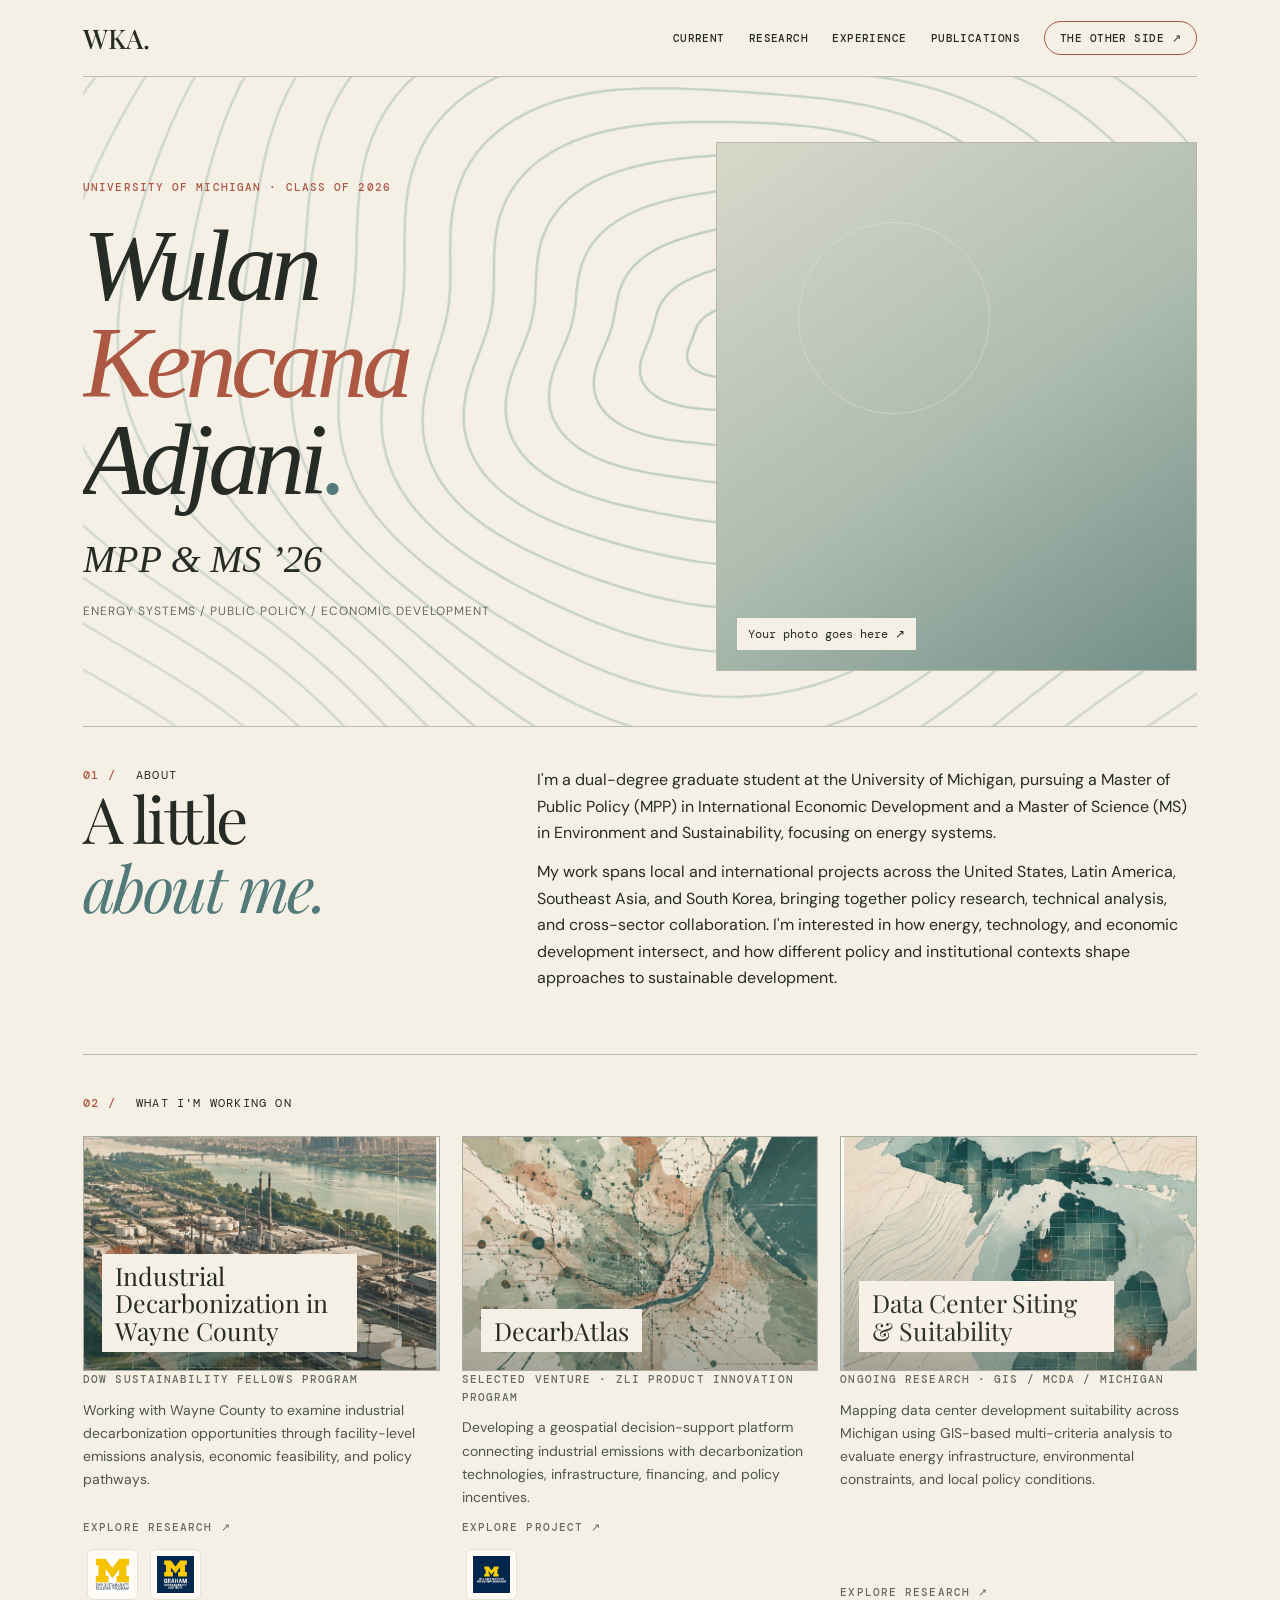
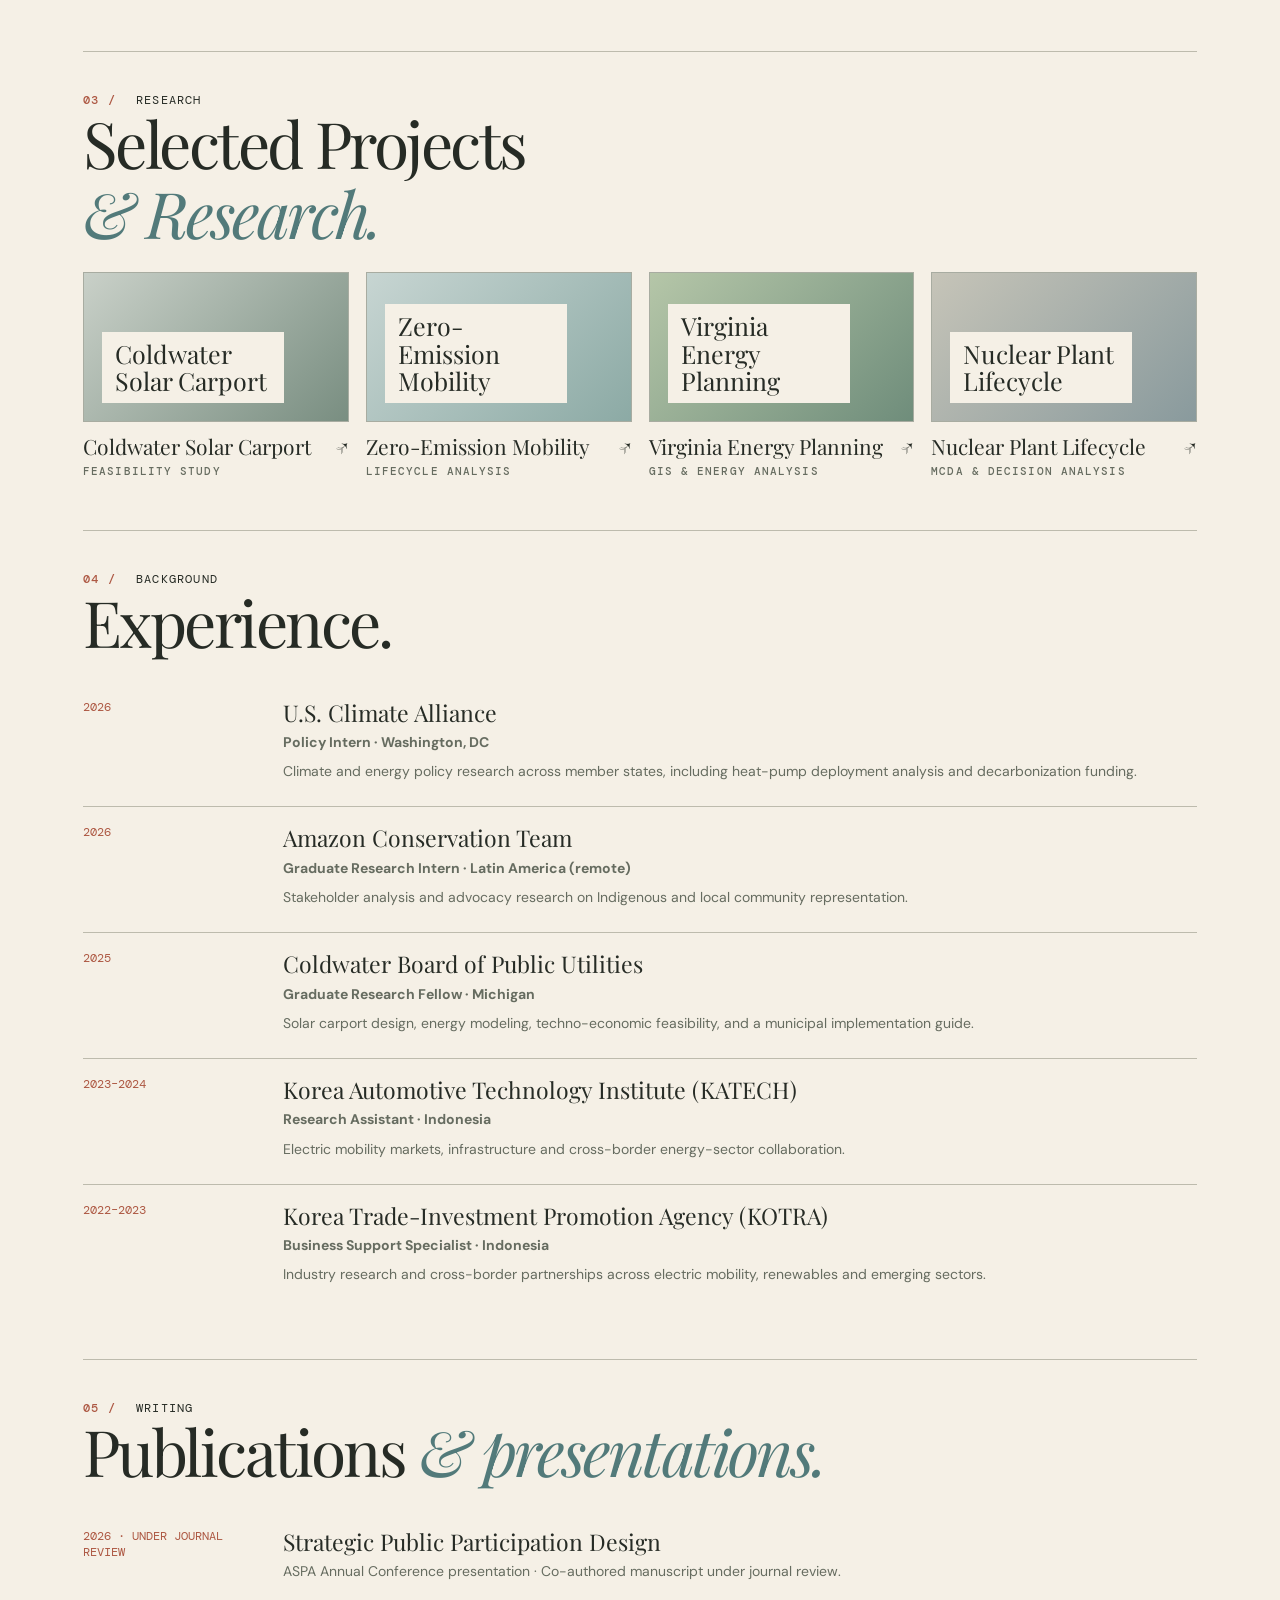
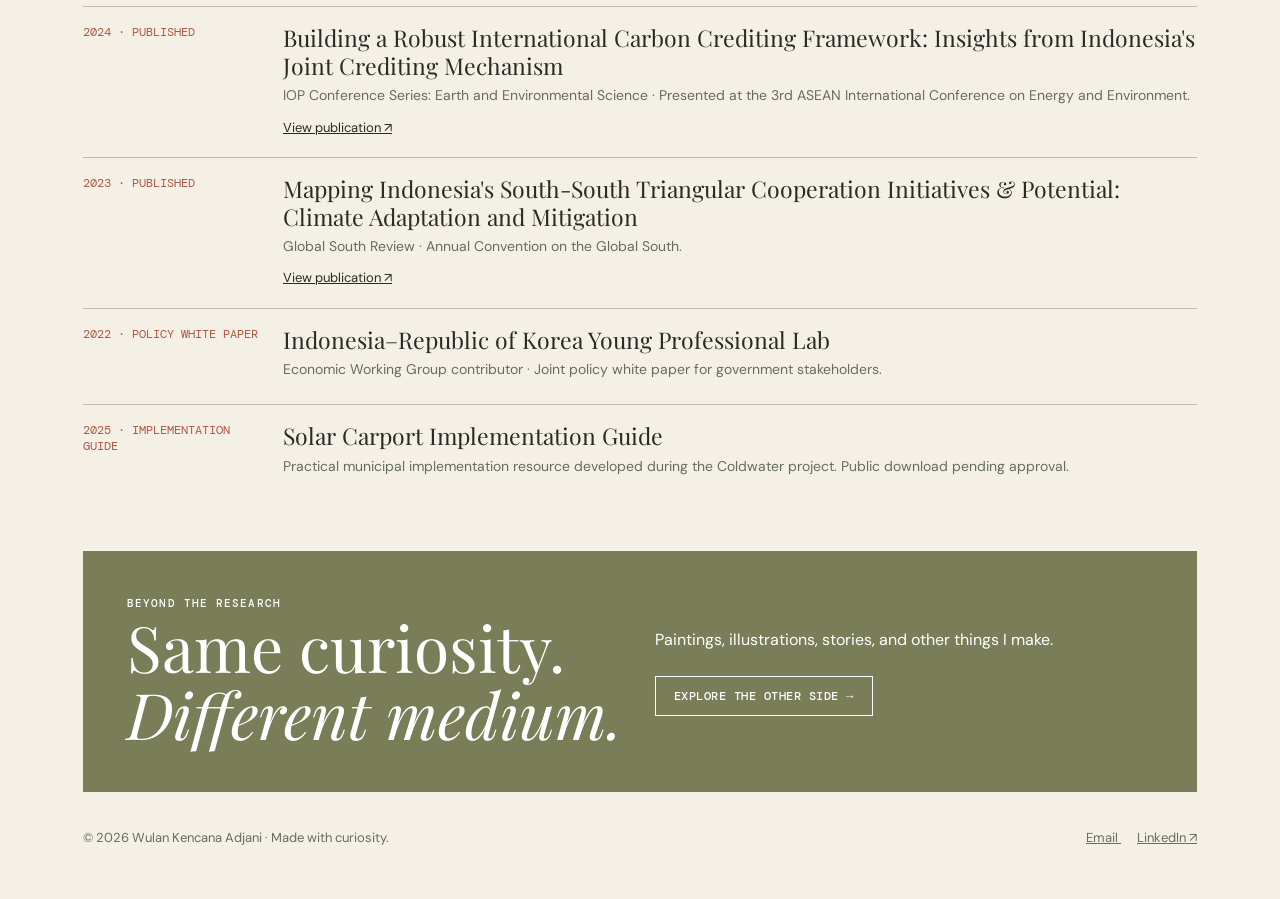
<file: index.html>
<!DOCTYPE html>
<html lang="en">
<head>
  <meta charset="utf-8">
  <meta name="viewport" content="width=device-width, initial-scale=1">
  <meta name="description" content="Wulan Kencana Adjani — energy systems, public policy and economic development portfolio.">
  <title>Home | Wulan Kencana Adjani</title>

  <link rel="stylesheet" href="assets/style.css">
  <link rel="stylesheet" href="assets/homepage.css">

  <style>
    /* HERO TYPOGRAPHY */
    .hero h1.main-name {
      font-family: "Bodoni Moda", Georgia, serif;
      font-size: clamp(3.5rem, 7.5vw, 8rem);
      font-weight: 500;
      line-height: .95;
      letter-spacing: -.055em;
      margin: 20px 0 25px;
    }

    .hero .hero-name.degree-line {
      font-family: "Bodoni Moda", Georgia, serif;
      font-size: clamp(2rem, 3.5vw, 3.5rem);
      font-style: italic;
      font-weight: 500;
      line-height: 1.1;
      margin: 0 0 20px;
    }

    /* CURRENT PROJECT CARDS */
    #current .cards {
      display: grid;
      grid-template-columns: repeat(3, minmax(0, 1fr));
      gap: 22px;
      align-items: stretch;
    }

    #current .current-project-item {
      min-width: 0;
      display: flex;
      flex-direction: column;
    }

    #current .current-project-item > .card {
      flex: 1;
      display: flex;
      flex-direction: column;
    }

    #current .current-project-item > .card p {
      flex: 1;
    }

    #current .visual {
      position: relative;
      isolation: isolate;
      overflow: hidden;
      min-height: 230px;
    }

    #current .visual .project-cover {
      position: absolute;
      inset: 0;
      width: 100%;
      height: 100%;
      object-fit: cover;
      z-index: -1;
      transition: transform .55s ease;
    }

    #current .visual::after {
      content: "";
      position: absolute;
      inset: 0;
      background: linear-gradient(
        180deg,
        transparent 28%,
        rgba(14, 35, 33, .32)
      );
      z-index: -1;
      pointer-events: none;
    }

    #current .card:hover .project-cover {
      transform: scale(1.055);
    }

    #current .visual span {
      position: relative;
      z-index: 1;
    }

    #current .visual.datacenter span {
      color: #2e342e !important;
      background: #f6f0e6;
    }

    /* INSTITUTIONAL AFFILIATIONS */
    #current .affiliation-strip {
      display: flex;
      flex-wrap: wrap;
      align-items: center;
      gap: 12px;
      padding: 12px 4px 0;
      min-height: 65px;
    }

    #current .affiliation-strip a {
      display: flex;
      align-items: center;
      justify-content: center;
      padding: 6px;
      background: #fffaf3;
      border: 1px solid #e5e2da;
      border-radius: 6px;
      min-height: 43px;
      max-width: 48%;
    }

    #current .affiliation-strip img {
      max-height: 37px;
      max-width: 100%;
      width: auto;
      height: auto;
      object-fit: contain;
    }

    /* INTERACTIVE TOPOGRAPHIC BACKGROUND */
    .hero {
      position: relative !important;
      isolation: isolate;
      overflow: hidden !important;
      min-height: 540px;
    }

    .hero::before,
    .hero::after {
      content: none !important;
      display: none !important;
    }

    .hero .topo-stage {
      position: absolute !important;
      inset: 0 !important;
      z-index: 0 !important;
      overflow: hidden;
      pointer-events: none;
    }

    .hero .topo-stage img {
      position: absolute;
      left: -22%;
      top: -30%;
      width: 144%;
      height: 160%;
      max-width: none;
      object-fit: cover;
      opacity: .65;
      will-change: transform;
      pointer-events: none;
    }

    .hero > :not(.topo-stage) {
      position: relative !important;
      z-index: 2 !important;
    }

    @media (max-width: 920px) {
      #current .cards {
        grid-template-columns: repeat(2, minmax(0, 1fr));
      }
    }

    @media (max-width: 640px) {
      #current .cards {
        grid-template-columns: 1fr;
      }

      .hero .topo-stage img {
        opacity: .38;
      }
    }

    @media (prefers-reduced-motion: reduce) {
      #current .visual .project-cover {
        transition: none;
      }

      .hero .topo-stage img {
        will-change: auto;
      }
    }
  </style>
</head>

<body>
  <div class="wrap">

    <!-- NAVIGATION -->
    <header class="topbar">
      <a class="logo" href="index.html">WKA.</a>

      <nav class="nav" aria-label="Main navigation">
        <a href="#current">Current</a>
        <a href="#projects">Research</a>
        <a href="#experience">Experience</a>
        <a href="#publications">Publications</a>
        <a class="other-link" href="art.html">
          The other side ↗
        </a>
      </nav>
    </header>

    <main>

      <!-- HERO -->
      <section class="hero" id="home">

        <div class="topo-stage" aria-hidden="true">
          <img
            id="topo-image"
            src="assets/topographic-lines.svg"
            alt=""
            draggable="false"
          >
        </div>

        <div>
          <div class="eyebrow">
            University of Michigan · Class of 2026
          </div>

          <h1 class="main-name">
            Wulan<br>
            <span class="rust">Kencana</span><br>
            Adjani<span class="teal">.</span>
          </h1>

          <p class="hero-name degree-line">
            <span class="rust">MPP</span>
            &amp;
            <span class="teal">MS ’26</span>
          </p>

          <p class="topics">
            Energy systems / Public policy /
            Economic development
          </p>
        </div>

        <div
          class="photo-placeholder"
          role="img"
          aria-label="Placeholder for Wulan's portrait"
        >
          <span>Your photo goes here ↗</span>
        </div>

      </section>

      <!-- ABOUT -->
      <section class="section about" id="about">

        <div>
          <div class="section-label">
            <b>01 /</b> About
          </div>

          <h2>
            A little<br>
            <em>about me.</em>
          </h2>
        </div>

        <div>
          <p>
            I'm a dual-degree graduate student at the
            University of Michigan, pursuing a Master
            of Public Policy (MPP) in International
            Economic Development and a Master of
            Science (MS) in Environment and
            Sustainability, focusing on energy systems.
          </p>

          <p>
            My work spans local and international
            projects across the United States,
            Latin America, Southeast Asia, and
            South Korea, bringing together policy
            research, technical analysis, and
            cross-sector collaboration. I'm interested
            in how energy, technology, and economic
            development intersect, and how different
            policy and institutional contexts shape
            approaches to sustainable development.
          </p>
        </div>

      </section>

      <!-- CURRENT PROJECTS -->
      <section class="section" id="current">

        <div class="section-head">
          <div class="section-label">
            <b>02 /</b> What I'm working on
          </div>
        </div>

        <div class="cards">

          <!-- WAYNE COUNTY -->
          <div class="current-project-item">

            <a
              class="card project-card"
              href="projects/wayne.html"
            >
              <div class="visual industry">
                <img
                  class="project-cover"
                  src="assets/project asset/wayne county/wayne-county.jpg"
                  alt="Industrial decarbonization illustration"
                  loading="lazy"
                >
                <span>
                  Industrial Decarbonization
                  in Wayne County
                </span>
              </div>

              <div class="tag">
                Dow Sustainability Fellows Program
              </div>

              <p>
                Working with Wayne County to examine
                industrial decarbonization opportunities
                through facility-level emissions
                analysis, economic feasibility,
                and policy pathways.
              </p>

              <span class="tag">
                Explore research ↗
              </span>
            </a>

            <div class="affiliation-strip">

              <a
                href="https://graham.umich.edu/dow/fellows/current"
                target="_blank"
                rel="noopener noreferrer"
                title="Dow Sustainability Fellows Program"
              >
                <img
                  src="assets/project asset/wayne county/dow sustainability fellows program.jpeg"
                  alt="Dow Sustainability Fellows"
                  loading="lazy"
                >
              </a>

              <a
                href="https://graham.umich.edu/"
                target="_blank"
                rel="noopener noreferrer"
                title="Graham Sustainability Institute"
              >
                <img
                  src="assets/project asset/wayne county/graham sustainability institute logo.jpeg"
                  alt="Graham Sustainability Institute"
                  loading="lazy"
                >
              </a>

            </div>
          </div>

          <!-- DECARBATLAS -->
          <div class="current-project-item">

            <a
              class="card project-card"
              href="projects/decarbatlas.html"
            >
              <div class="visual atlas">
                <img
                  class="project-cover"
                  src="assets/project asset/decarb atlas/decarbatlas.jpg"
                  alt="Geospatial decarbonization illustration"
                  loading="lazy"
                >

                <span>DecarbAtlas</span>
              </div>

              <div class="tag">
                Selected venture · ZLI Product Innovation Program
              </div>

              <p>
                Developing a geospatial decision-support
                platform connecting industrial emissions
                with decarbonization technologies,
                infrastructure, financing, and
                policy incentives.
              </p>

              <span class="tag">
                Explore project ↗
              </span>
            </a>

            <div class="affiliation-strip">
              <a
                href="https://zli.umich.edu/program/product-innovation-program/"
                target="_blank"
                rel="noopener noreferrer"
                title="Zell Lurie Institute"
              >
                <img
                  src="assets/project asset/decarb atlas/zell lurie institute logo.jpeg"
                  alt="Zell Lurie Institute"
                  loading="lazy"
                >
              </a>
            </div>

          </div>

          <!-- DATA CENTER MCDA -->
          <div class="current-project-item">

            <a
              class="card project-card"
              href="projects/data-center.html"
            >
              <div class="visual datacenter">
                <img
                  class="project-cover"
                  src="assets/project asset/data center mcda/data-center.jpg"
                  alt="Michigan data center suitability illustration"
                  loading="lazy"
                >

                <span>
                  Data Center Siting
                  &amp; Suitability
                </span>
              </div>

              <div class="tag">
                Ongoing Research · GIS / MCDA / Michigan
              </div>

              <p>
                Mapping data center development
                suitability across Michigan using
                GIS-based multi-criteria analysis
                to evaluate energy infrastructure,
                environmental constraints, and
                local policy conditions.
              </p>

              <span class="tag">
                Explore research ↗
              </span>
            </a>

          </div>

        </div>
      </section>

      <!-- SELECTED PROJECTS -->
      <section class="section" id="projects">

        <div class="section-head">
          <div>
            <div class="section-label">
              <b>03 /</b> Research
            </div>

            <h2>
              Selected Projects<br>
              <em>&amp; Research.</em>
            </h2>
          </div>
        </div>

        <div class="projects">

          <a class="card" href="projects/coldwater.html">
            <div class="visual solar">
              <span>Coldwater Solar Carport</span>
            </div>
            <h3>
              Coldwater Solar Carport
              <span class="arrow">↗</span>
            </h3>
            <div class="tag">Feasibility study</div>
          </a>

          <a class="card" href="projects/mobility.html">
            <div class="visual bus">
              <span>Zero-Emission Mobility</span>
            </div>
            <h3>
              Zero-Emission Mobility
              <span class="arrow">↗</span>
            </h3>
            <div class="tag">Lifecycle analysis</div>
          </a>

          <a class="card" href="projects/virginia.html">
            <div class="visual virginia">
              <span>Virginia Energy Planning</span>
            </div>
            <h3>
              Virginia Energy Planning
              <span class="arrow">↗</span>
            </h3>
            <div class="tag">GIS &amp; energy analysis</div>
          </a>

          <a class="card" href="projects/nuclear.html">
            <div class="visual nuclear">
              <span>Nuclear Plant Lifecycle</span>
            </div>
            <h3>
              Nuclear Plant Lifecycle
              <span class="arrow">↗</span>
            </h3>
            <div class="tag">MCDA &amp; decision analysis</div>
          </a>

        </div>
      </section>

      <!-- EXPERIENCE -->
      <section class="section" id="experience">

        <div class="section-head">
          <div>
            <div class="section-label">
              <b>04 /</b> Background
            </div>
            <h2>Experience.</h2>
          </div>
        </div>

        <div class="timeline">

          <div class="entry">
            <span class="date">2026</span>
            <div>
              <h3>U.S. Climate Alliance</h3>
              <p>
                <strong>
                  Policy Intern · Washington, DC
                </strong>
              </p>
              <p>
                Climate and energy policy research
                across member states, including
                heat-pump deployment analysis
                and decarbonization funding.
              </p>
            </div>
          </div>

          <div class="entry">
            <span class="date">2026</span>
            <div>
              <h3>Amazon Conservation Team</h3>
              <p>
                <strong>
                  Graduate Research Intern ·
                  Latin America (remote)
                </strong>
              </p>
              <p>
                Stakeholder analysis and advocacy
                research on Indigenous and local
                community representation.
              </p>
            </div>
          </div>

          <div class="entry">
            <span class="date">2025</span>
            <div>
              <h3>
                Coldwater Board of Public Utilities
              </h3>
              <p>
                <strong>
                  Graduate Research Fellow · Michigan
                </strong>
              </p>
              <p>
                Solar carport design, energy modeling,
                techno-economic feasibility, and
                a municipal implementation guide.
              </p>
            </div>
          </div>

          <div class="entry">
            <span class="date">2023–2024</span>
            <div>
              <h3>
                Korea Automotive Technology Institute
                (KATECH)
              </h3>
              <p>
                <strong>
                  Research Assistant · Indonesia
                </strong>
              </p>
              <p>
                Electric mobility markets,
                infrastructure and cross-border
                energy-sector collaboration.
              </p>
            </div>
          </div>

          <div class="entry">
            <span class="date">2022–2023</span>
            <div>
              <h3>
                Korea Trade-Investment Promotion Agency
                (KOTRA)
              </h3>
              <p>
                <strong>
                  Business Support Specialist · Indonesia
                </strong>
              </p>
              <p>
                Industry research and cross-border
                partnerships across electric mobility,
                renewables and emerging sectors.
              </p>
            </div>
          </div>

        </div>
      </section>

      <!-- PUBLICATIONS -->
      <section class="section" id="publications">

        <div class="section-head">
          <div>
            <div class="section-label">
              <b>05 /</b> Writing
            </div>
            <h2>
              Publications
              <em>&amp; presentations.</em>
            </h2>
          </div>
        </div>

        <div class="publications">

          <div class="entry">
            <span class="date">
              2026 · UNDER JOURNAL REVIEW
            </span>
            <div>
              <h3>
                Strategic Public Participation Design
              </h3>
              <p>
                ASPA Annual Conference presentation ·
                Co-authored manuscript under journal review.
              </p>
            </div>
          </div>

          <div class="entry">
            <span class="date">2024 · PUBLISHED</span>
            <div>
              <h3>
                Building a Robust International Carbon
                Crediting Framework: Insights from
                Indonesia's Joint Crediting Mechanism
              </h3>
              <p>
                IOP Conference Series: Earth and
                Environmental Science · Presented at
                the 3rd ASEAN International Conference
                on Energy and Environment.
              </p>
              <a
                href="https://doi.org/10.1088/1755-1315/1395/1/012030"
                target="_blank"
                rel="noopener noreferrer"
              >
                View publication ↗
              </a>
            </div>
          </div>

          <div class="entry">
            <span class="date">2023 · PUBLISHED</span>
            <div>
              <h3>
                Mapping Indonesia's South-South
                Triangular Cooperation Initiatives
                &amp; Potential: Climate Adaptation
                and Mitigation
              </h3>
              <p>
                Global South Review · Annual Convention
                on the Global South.
              </p>
              <a
                href="https://doi.org/10.22146/globalsouth.91042"
                target="_blank"
                rel="noopener noreferrer"
              >
                View publication ↗
              </a>
            </div>
          </div>

          <div class="entry">
            <span class="date">
              2022 · POLICY WHITE PAPER
            </span>
            <div>
              <h3>
                Indonesia–Republic of Korea
                Young Professional Lab
              </h3>
              <p>
                Economic Working Group contributor ·
                Joint policy white paper for
                government stakeholders.
              </p>
            </div>
          </div>

          <div class="entry">
            <span class="date">
              2025 · IMPLEMENTATION GUIDE
            </span>
            <div>
              <h3>
                Solar Carport Implementation Guide
              </h3>
              <p>
                Practical municipal implementation
                resource developed during the
                Coldwater project.
                Public download pending approval.
              </p>
            </div>
          </div>

        </div>
      </section>

      <!-- ART -->
      <section class="art-cta">

        <div>
          <div class="tag">Beyond the research</div>
          <h2>
            Same curiosity.<br>
            <em>Different medium.</em>
          </h2>
        </div>

        <div>
          <p>
            Paintings, illustrations, stories,
            and other things I make.
          </p>
          <a class="button" href="art.html">
            Explore the other side →
          </a>
        </div>

      </section>

    </main>

    <!-- FOOTER -->
    <footer>
      <span>
        © 2026 Wulan Kencana Adjani ·
        Made with curiosity.
      </span>

      <span>
        <a href="mailto:Wulanka@umich.edu">
          Email
        </a>

        <a
          href="https://www.linkedin.com/"
          target="_blank"
          rel="noopener noreferrer"
        >
          LinkedIn ↗
        </a>
      </span>
    </footer>

  </div>

  <!-- INTERACTIVE TOPOGRAPHY SCRIPT -->
  <script>
    (() => {
      const hero = document.querySelector(".hero");
      const img = document.getElementById("topo-image");

      if (!hero || !img) return;

      const reduced = window.matchMedia(
        "(prefers-reduced-motion: reduce)"
      );

      let targetX = 0;
      let targetY = 0;
      let currentX = 0;
      let currentY = 0;

      hero.addEventListener(
        "pointermove",
        (event) => {
          if (event.pointerType === "touch") return;

          const rect = hero.getBoundingClientRect();

          const relativeX =
            (event.clientX - rect.left) / rect.width - 0.5;

          const relativeY =
            (event.clientY - rect.top) / rect.height - 0.5;

          targetX = relativeX * 170;
          targetY = relativeY * 115;
        },
        { passive: true }
      );

      hero.addEventListener("pointerleave", () => {
        targetX = 0;
        targetY = 0;
      });

      function animate(time) {
        if (!reduced.matches) {
          currentX += (targetX - currentX) * 0.075;
          currentY += (targetY - currentY) * 0.075;

          const ambientX = Math.sin(time * 0.0003) * 10;
          const ambientY = Math.cos(time * 0.00025) * 8;

          img.style.transform = `translate3d(
            ${currentX + ambientX}px,
            ${currentY + ambientY}px,
            0
          )`;
        } else {
          img.style.transform = "none";
        }

        requestAnimationFrame(animate);
      }

      requestAnimationFrame(animate);
    })();
  </script>

</body>
</html>
</file>
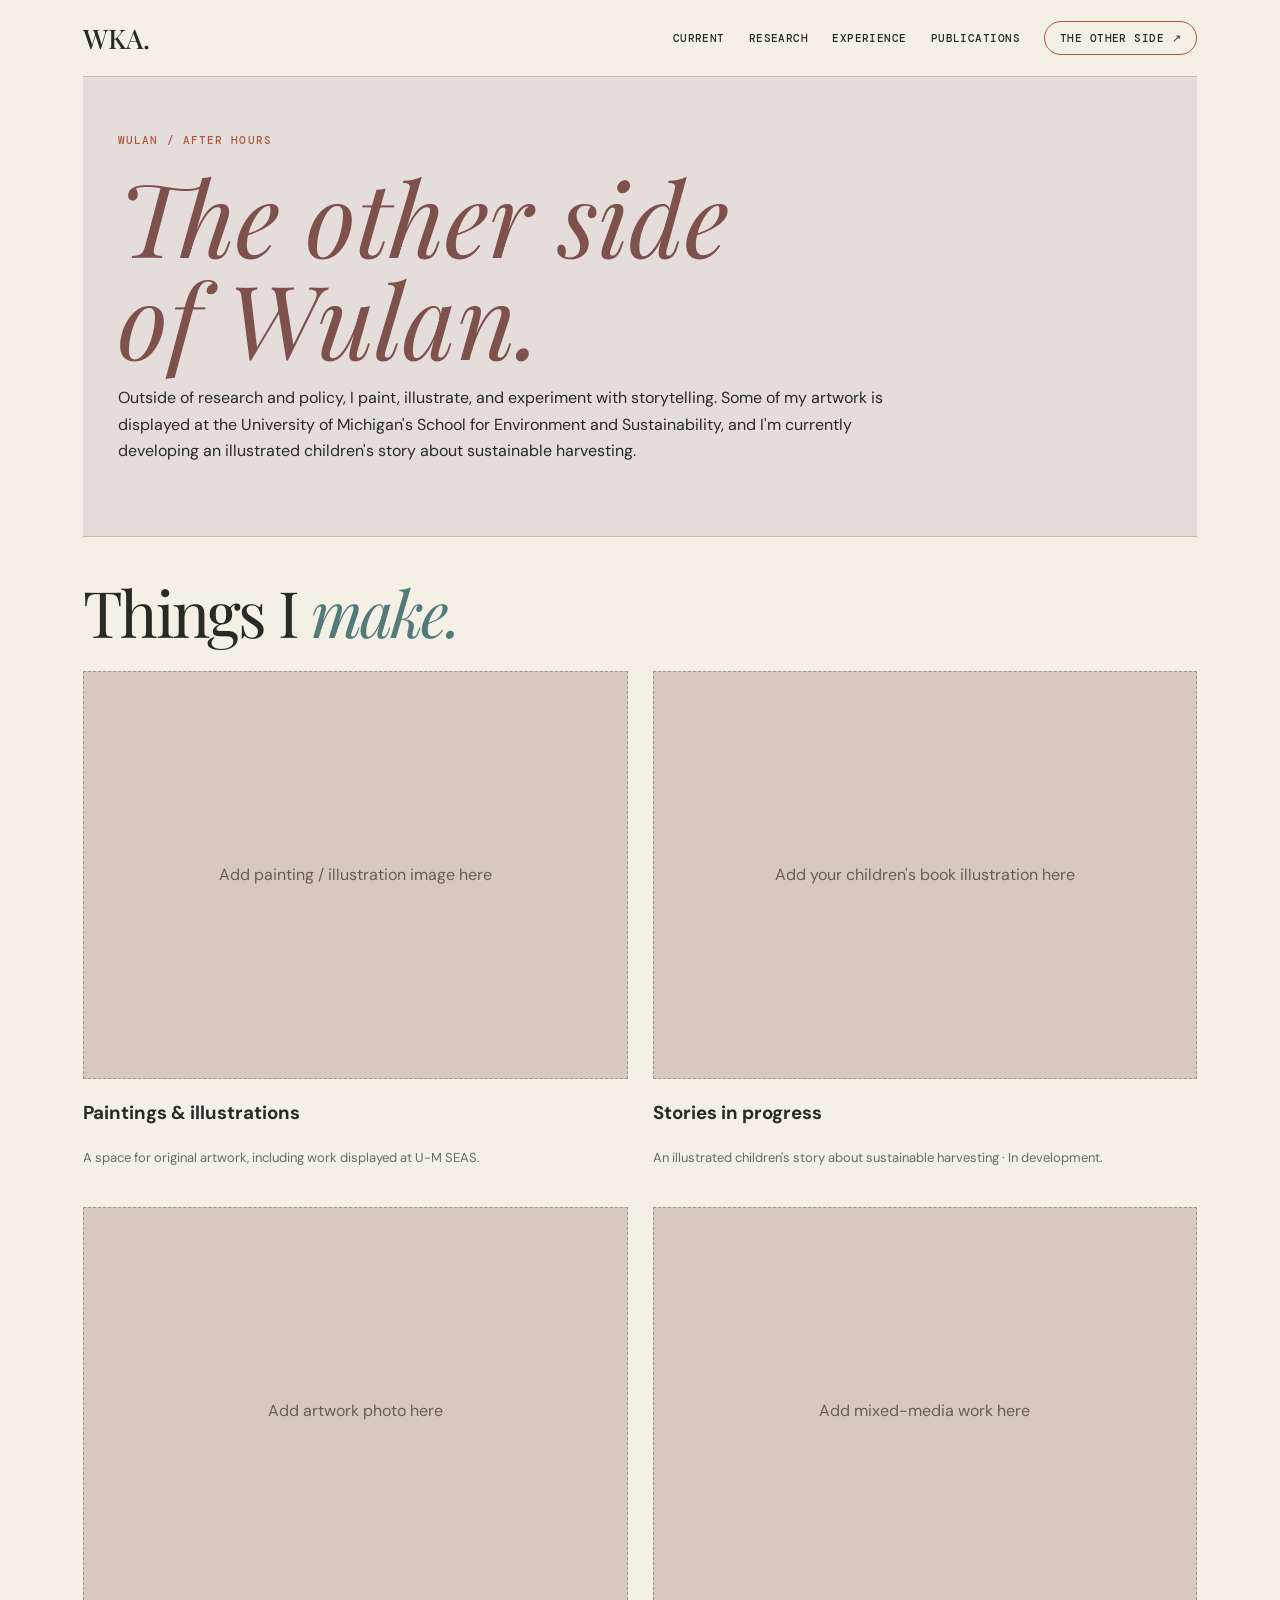
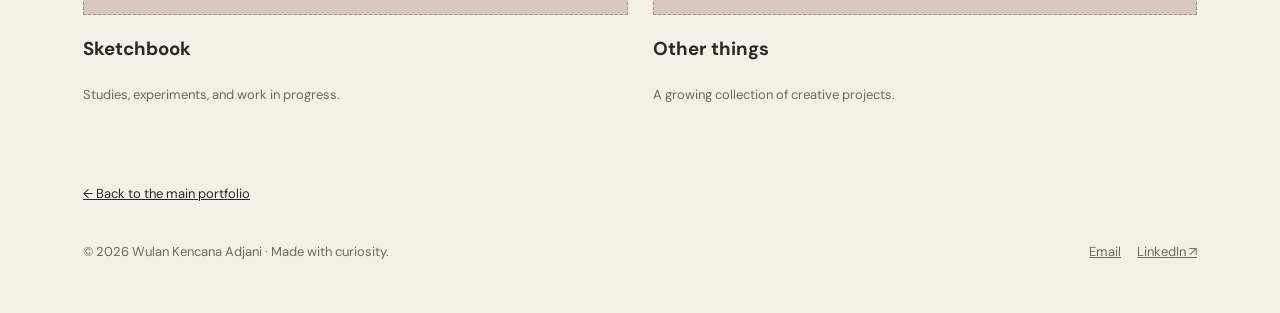
<file: art.html>
<!doctype html><html lang="en"><head><meta charset="utf-8"><meta name="viewport" content="width=device-width, initial-scale=1"><meta name="description" content="Wulan Kencana Adjani — energy systems, public policy and economic development portfolio."><title>The Other Side | Wulan Kencana Adjani</title><link rel="stylesheet" href="assets/style.css"></head><body><div class="wrap"><header class="topbar"><a class="logo" href="index.html">WKA.</a><nav class="nav"><a href="index.html#current">Current</a><a href="index.html#projects">Research</a><a href="index.html#experience">Experience</a><a href="index.html#publications">Publications</a><a class="other-link" href="art.html">The other side ↗</a></nav></header><main><section class="page-hero art-hero"><div class="tag">Wulan / after hours</div><h1>The other side<br>of Wulan.</h1><p>Outside of research and policy, I paint, illustrate, and experiment with storytelling. Some of my artwork is displayed at the University of Michigan's School for Environment and Sustainability, and I'm currently developing an illustrated children's story about sustainable harvesting.</p></section><section class="section"><div class="section-head"><h2>Things I <em>make.</em></h2></div><div class="art-grid"><div><div class="art-box">Add painting / illustration image here</div><h3>Paintings & illustrations</h3><p class="footnote">A space for original artwork, including work displayed at U-M SEAS.</p></div><div><div class="art-box">Add your children's book illustration here</div><h3>Stories in progress</h3><p class="footnote">An illustrated children's story about sustainable harvesting · In development.</p></div><div><div class="art-box">Add artwork photo here</div><h3>Sketchbook</h3><p class="footnote">Studies, experiments, and work in progress.</p></div><div><div class="art-box">Add mixed-media work here</div><h3>Other things</h3><p class="footnote">A growing collection of creative projects.</p></div></div></section><a class="back" href="index.html">← Back to the main portfolio</a></main><footer><span>© 2026 Wulan Kencana Adjani · Made with curiosity.</span><span><a href="mailto:Wulanka@umich.edu">Email</a><a href="https://www.linkedin.com/" target="_blank" rel="noopener">LinkedIn ↗</a></span></footer></div></body></html>
</file>
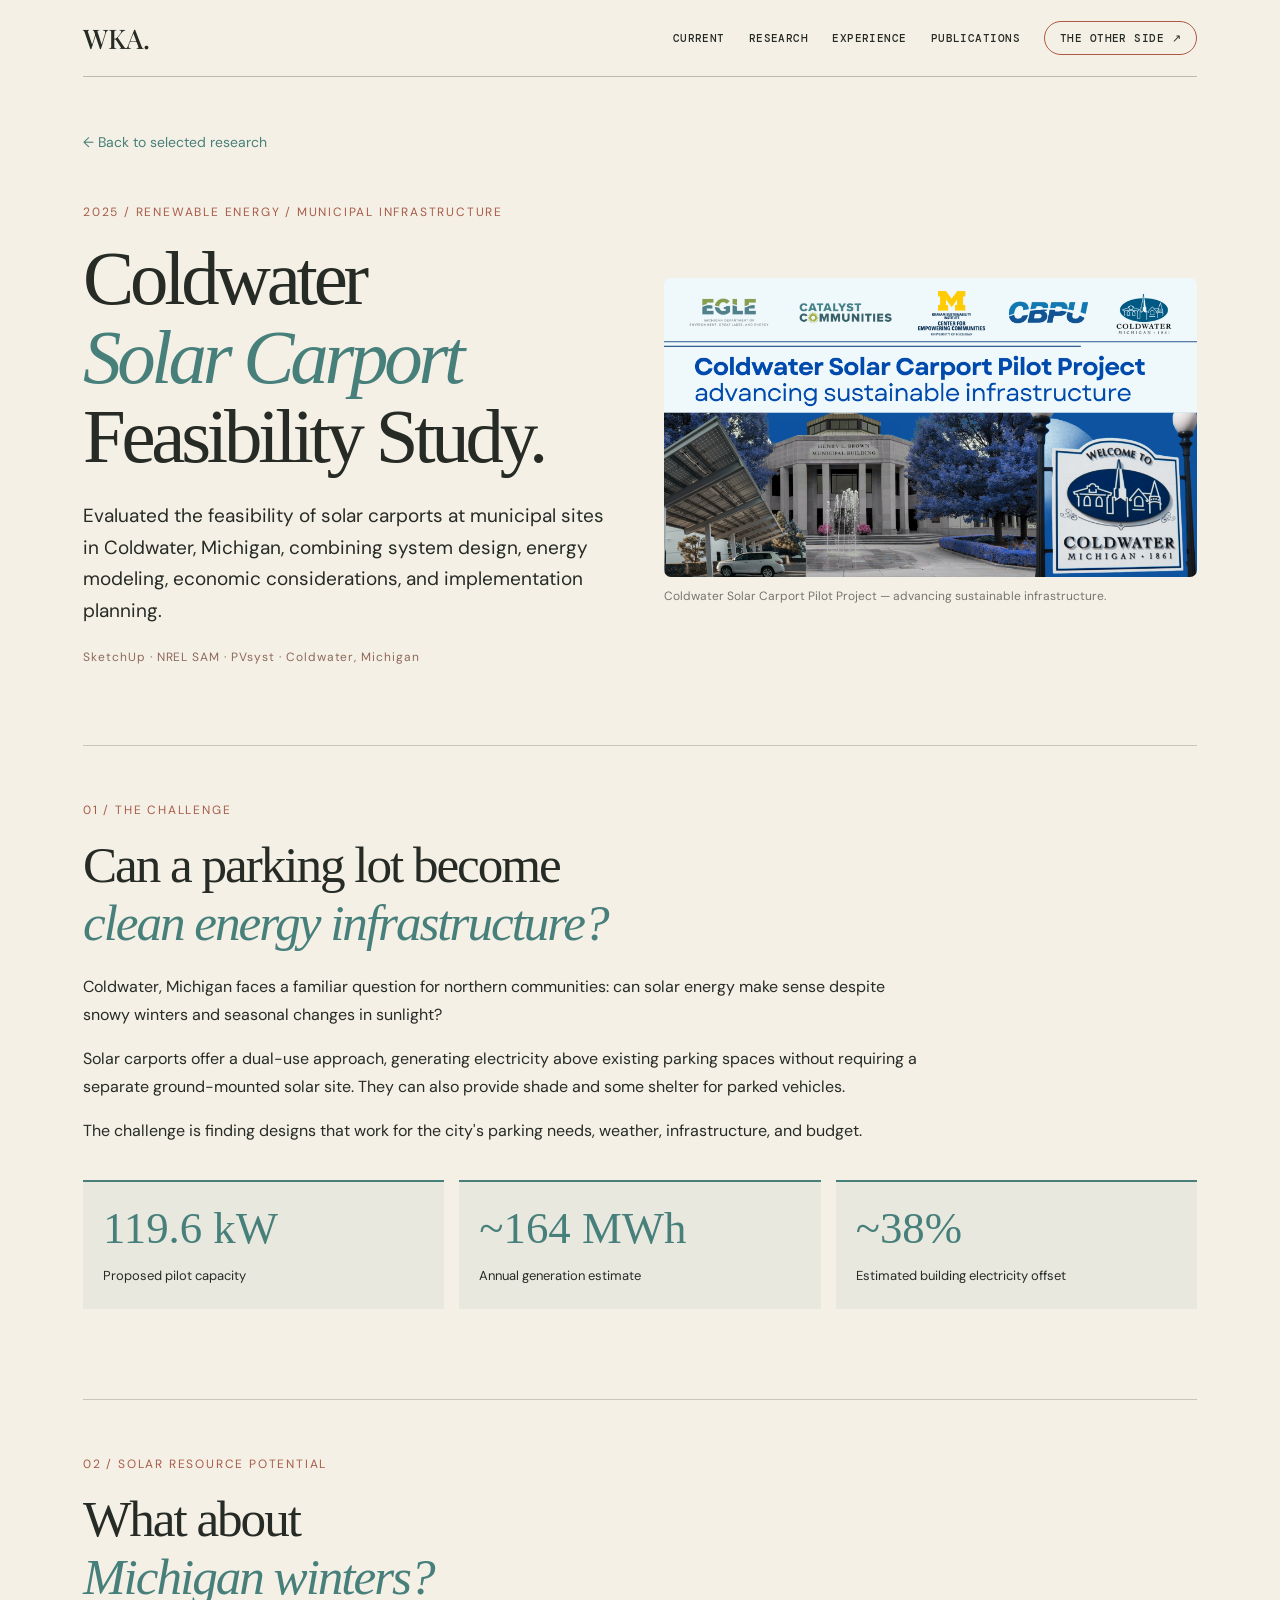
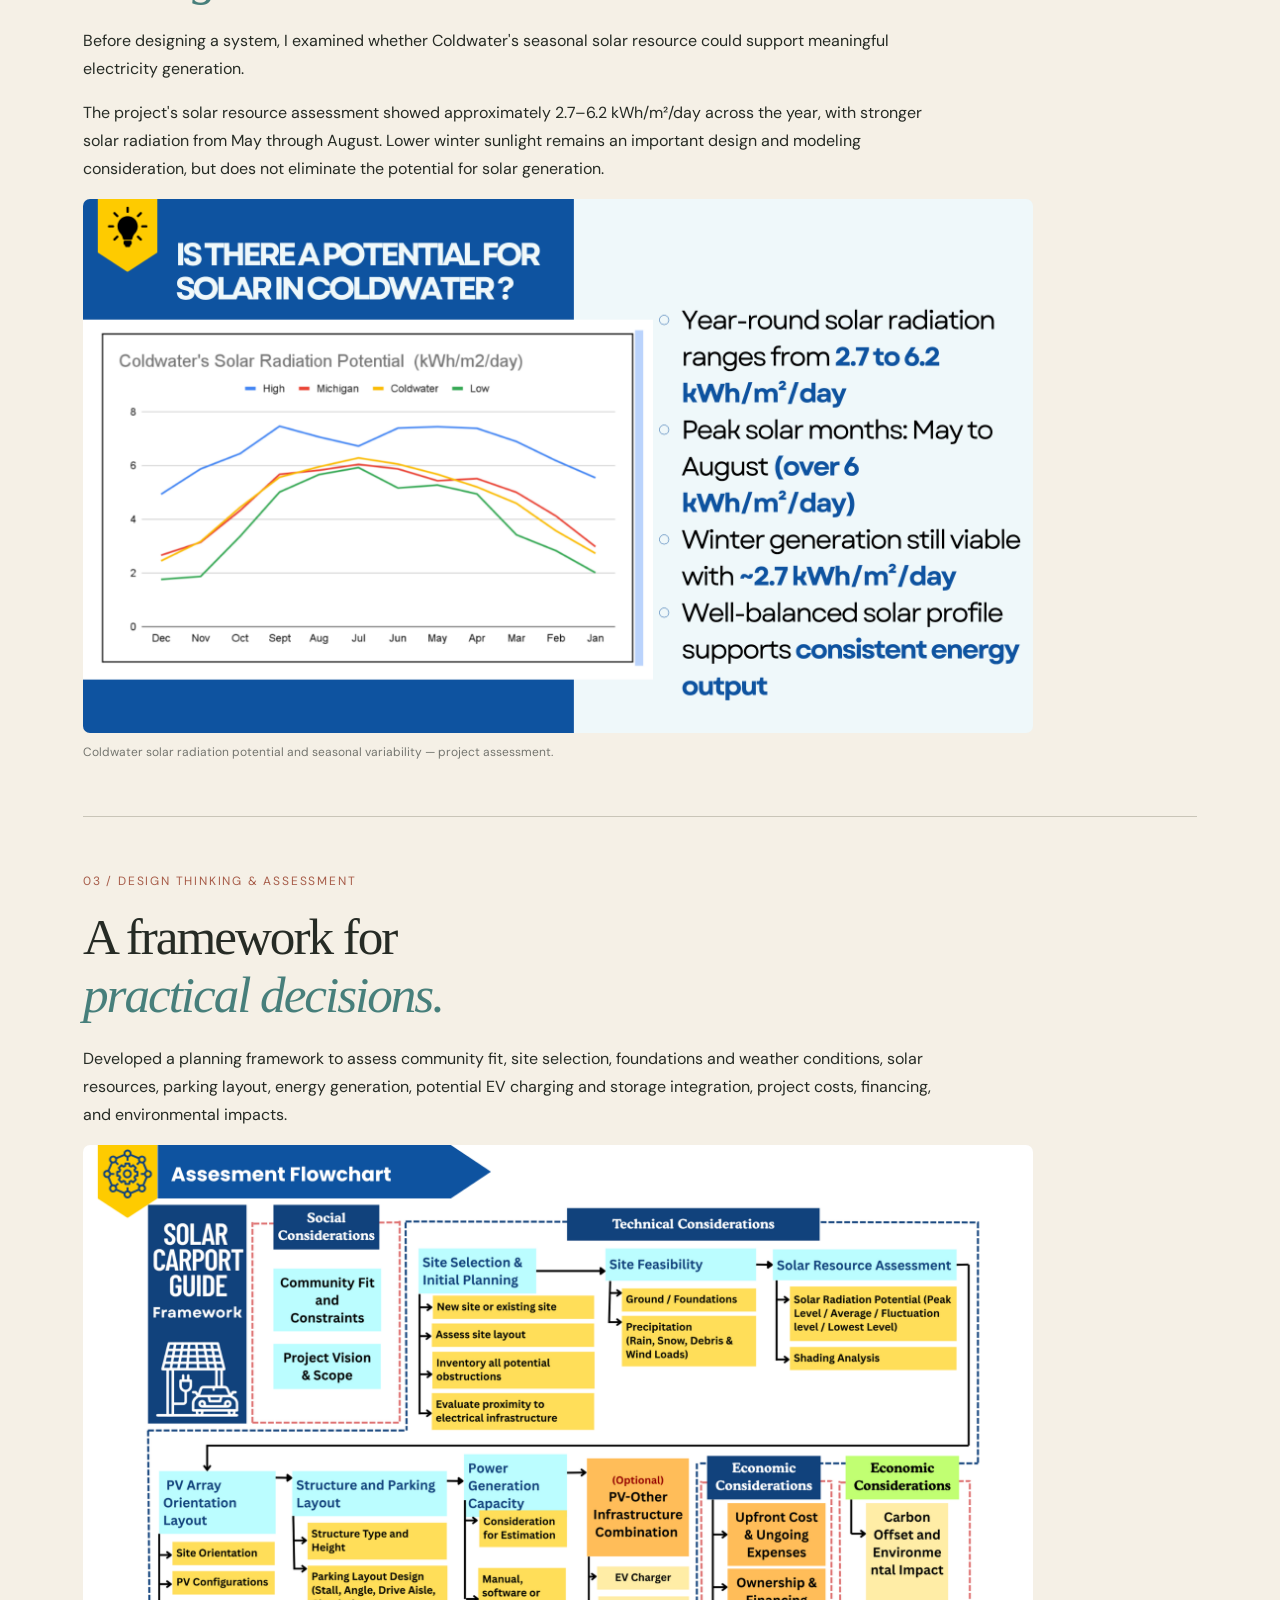
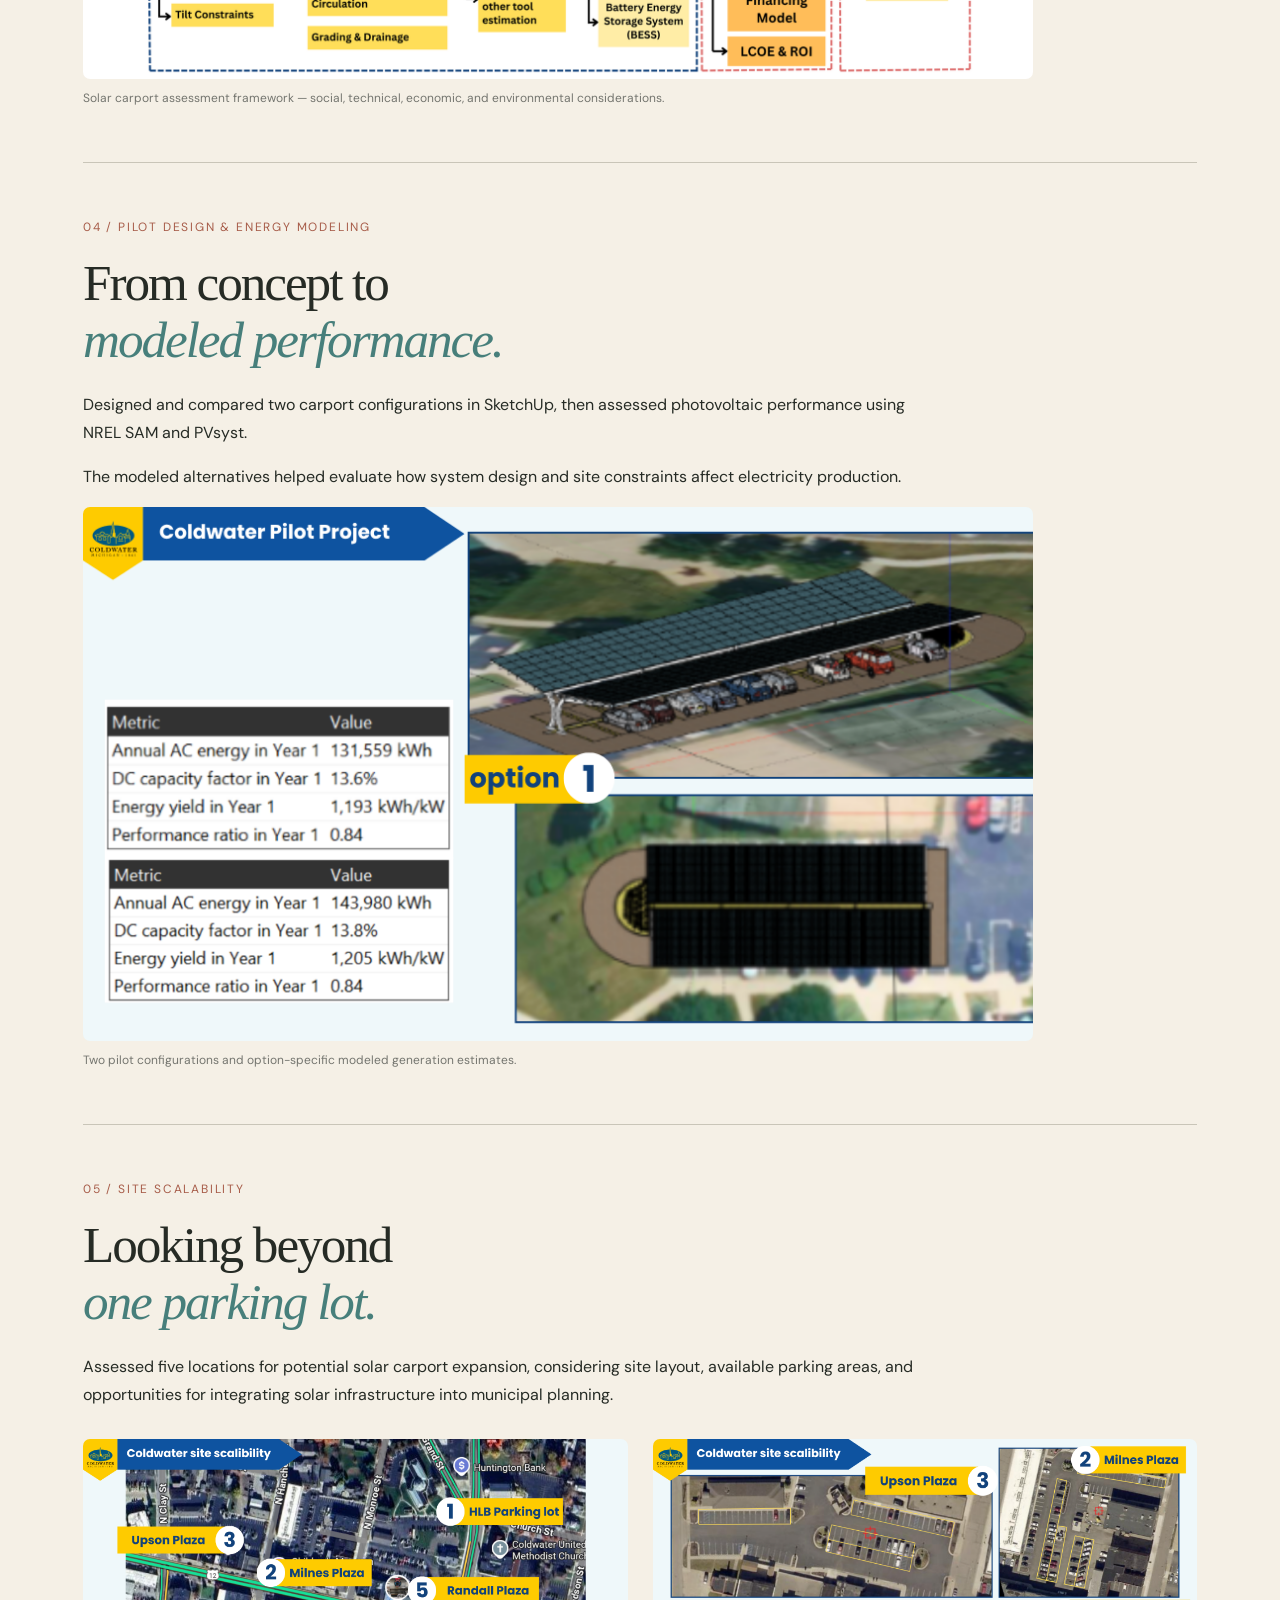
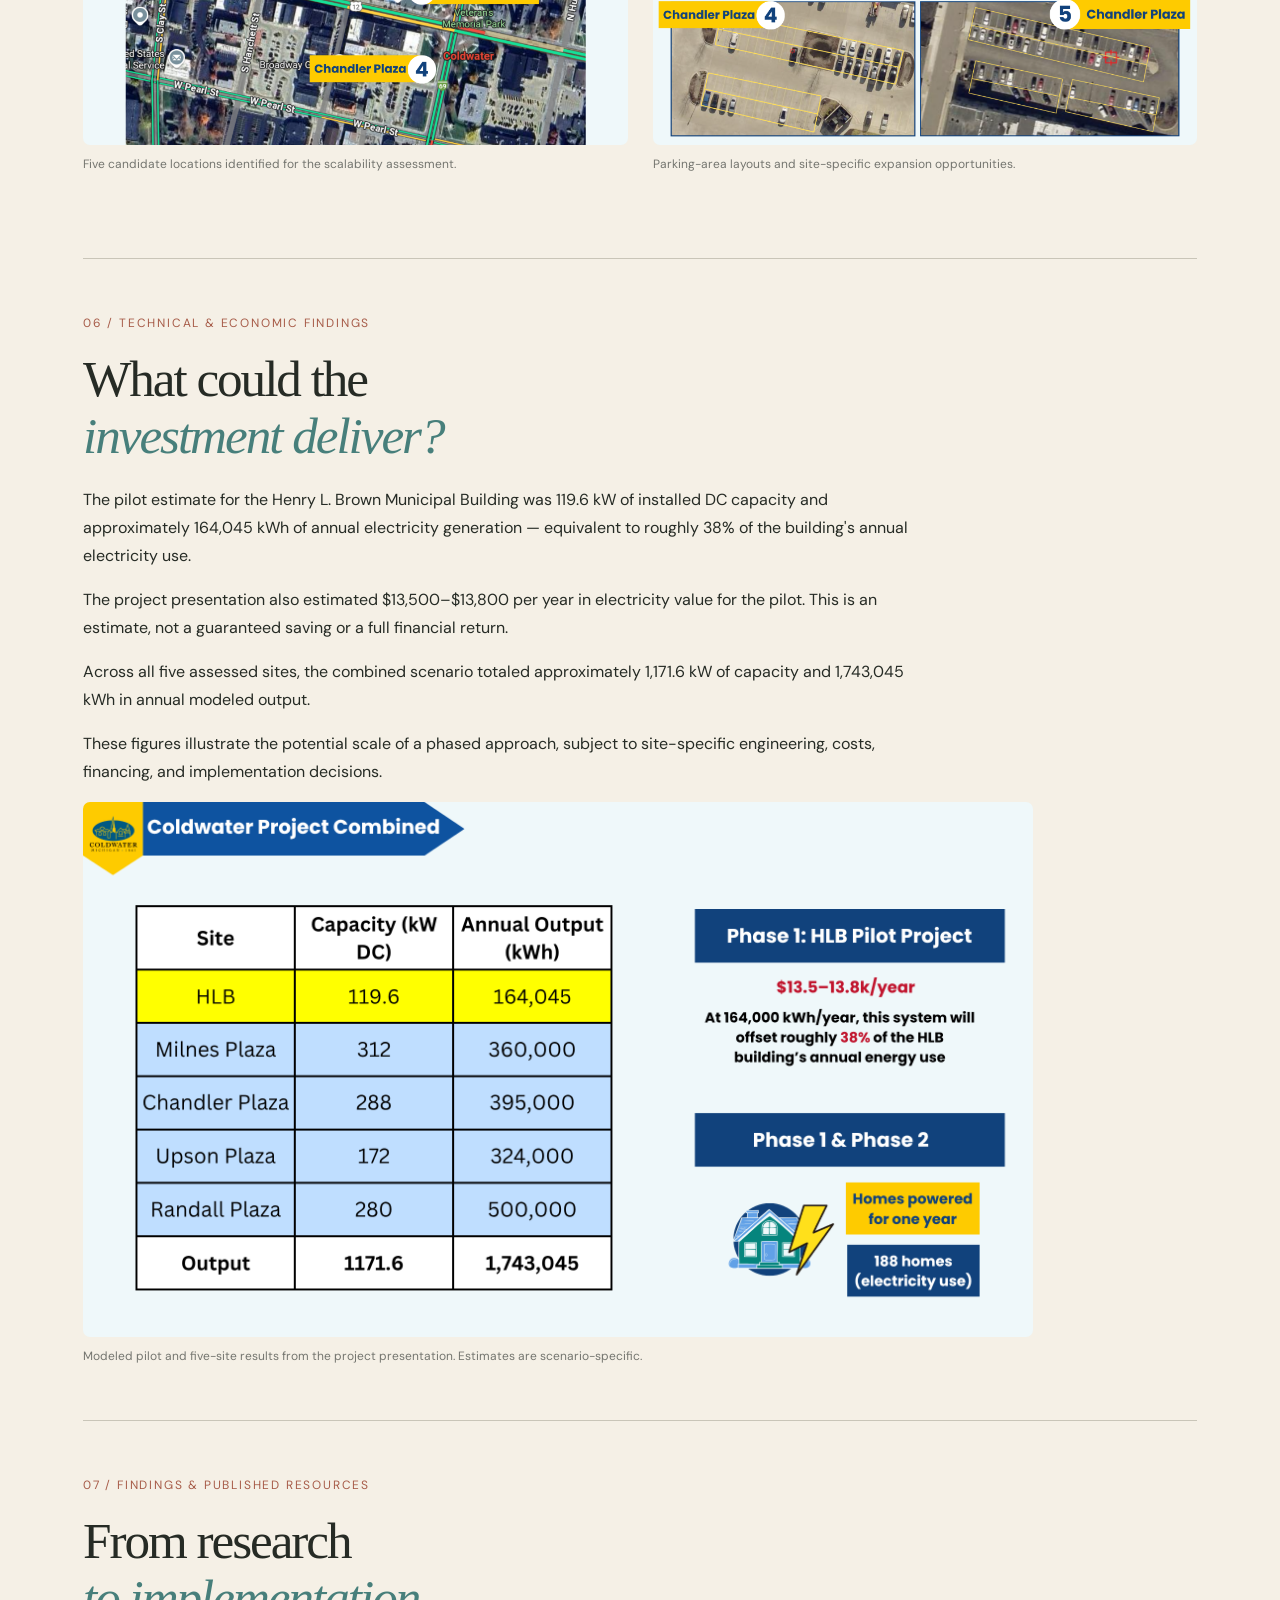
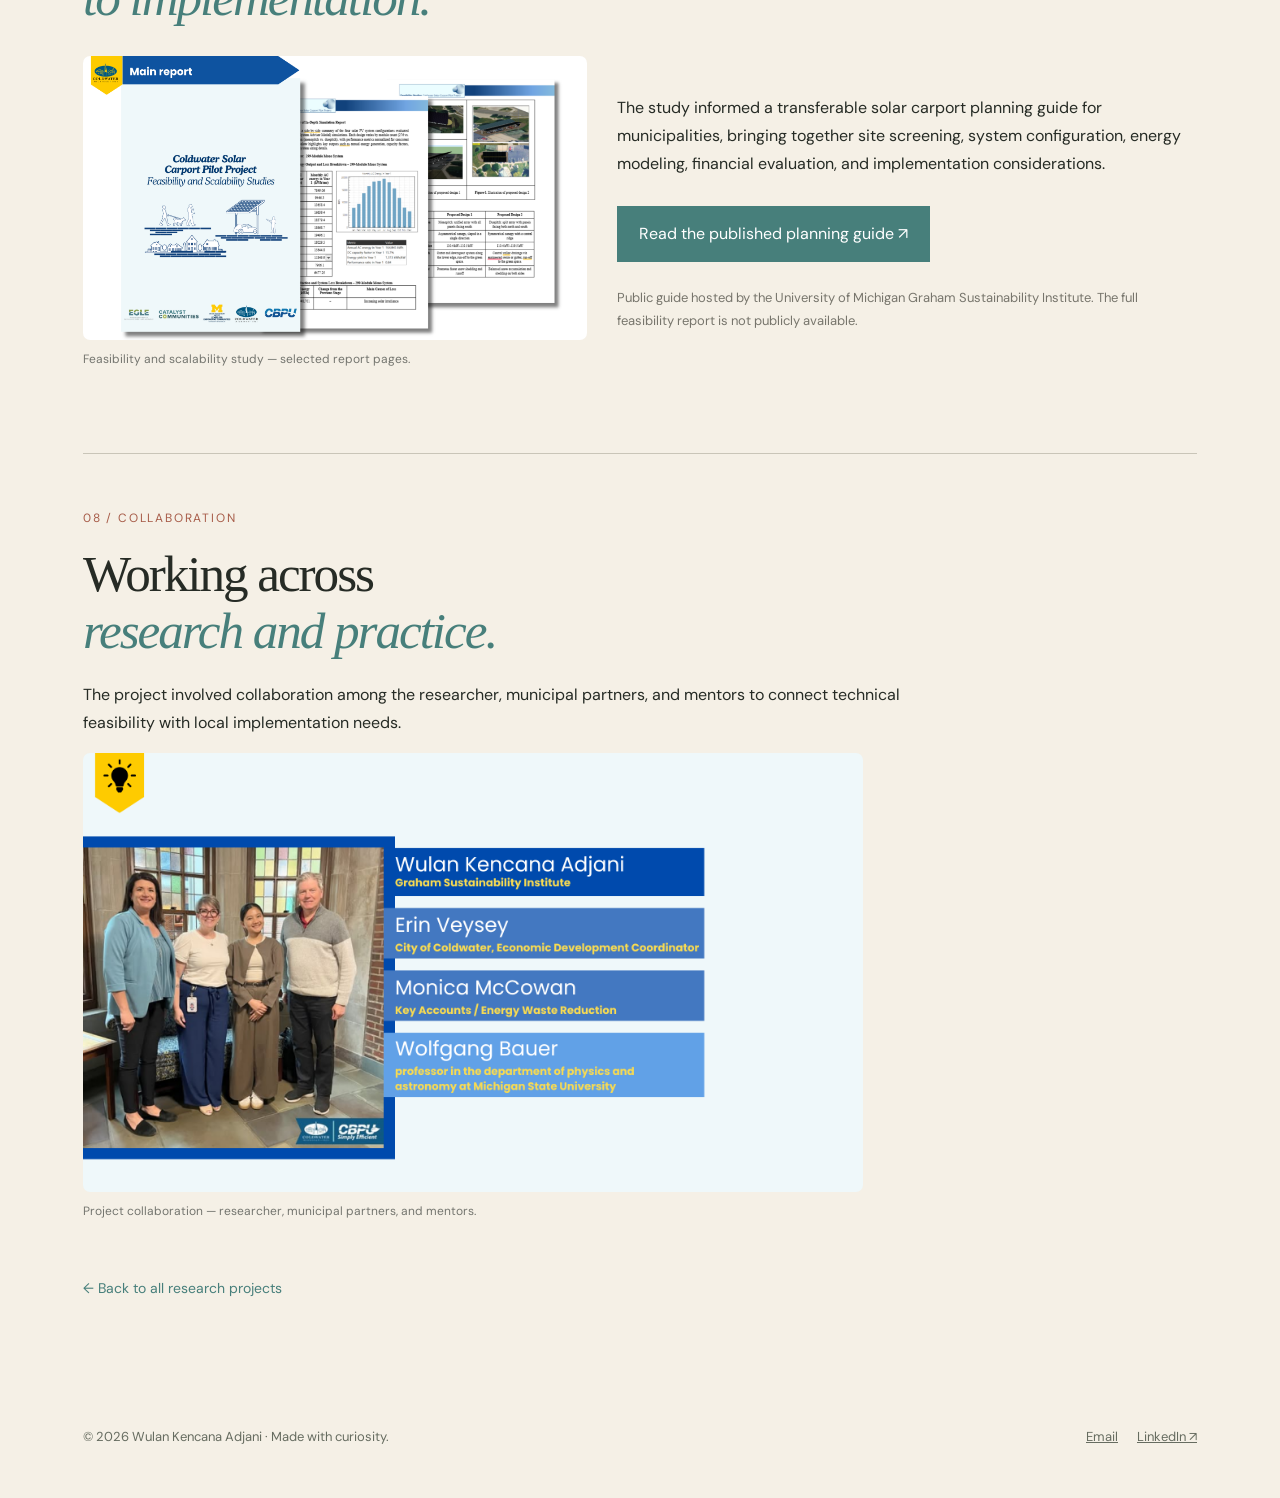
<file: projects/coldwater.html>
<!DOCTYPE html>
<html lang="en">
<head>
  <meta charset="utf-8">
  <meta name="viewport" content="width=device-width, initial-scale=1">
  <meta name="description" content="Coldwater Solar Carport Feasibility Study by Wulan Kencana Adjani">
  <title>Coldwater Solar Carport | Wulan Kencana Adjani</title>
  <link rel="stylesheet" href="../assets/style.css">

  <style>
    .cw-main {
      padding: 52px 0 90px;
    }

    .cw-back {
      color: #477f7b;
      text-decoration: none;
      font-size: 14px;
    }

    .cw-hero {
      display: grid;
      grid-template-columns: 1fr 1fr;
      align-items: center;
      gap: 48px;
      padding: 48px 0 65px;
    }

    .cw-kicker {
      font-size: 12px;
      text-transform: uppercase;
      letter-spacing: .15em;
      color: #a75c49;
      margin: 0 0 16px;
    }

    .cw-hero h1 {
      font: 400 clamp(46px, 6vw, 86px)/1.03 Georgia, serif;
      letter-spacing: -.055em;
      margin: 0 0 24px;
    }

    .cw-hero h1 em,
    .cw-section h2 em {
      color: #477f7b;
      font-weight: 400;
    }

    .cw-lead {
      font-size: 19px;
      line-height: 1.65;
    }

    .cw-main figure {
      margin: 0;
    }

    .cw-main img {
      display: block;
      width: 100%;
      height: auto;
      border-radius: 7px;
    }

    .cw-main figcaption {
      font-size: 12px;
      color: #74756f;
      line-height: 1.5;
      margin-top: 10px;
    }

    .cw-meta {
      font-size: 12px;
      letter-spacing: .08em;
      color: #8d695b;
      margin-top: 22px;
    }

    .cw-section {
      border-top: 1px solid #c9c5b8;
      padding: 55px 0;
    }

    .cw-section h2 {
      font: 400 clamp(34px, 4vw, 56px)/1.12 Georgia, serif;
      letter-spacing: -.04em;
      margin: 0 0 22px;
    }

    .cw-section p {
      max-width: 850px;
      line-height: 1.75;
    }

    .cw-grid {
      display: grid;
      grid-template-columns: repeat(2, minmax(0, 1fr));
      gap: 25px;
      margin: 30px 0;
    }

    .cw-wide {
      margin: 30px 0;
      max-width: 950px;
    }

    .cw-stats {
      display: grid;
      grid-template-columns: repeat(3, 1fr);
      gap: 15px;
      margin: 35px 0;
    }

    .cw-stat {
      border-top: 2px solid #477f7b;
      background: rgba(71, 127, 123, .07);
      padding: 20px;
    }

    .cw-stat strong {
      display: block;
      color: #477f7b;
      font: 400 clamp(30px, 3.5vw, 48px) Georgia, serif;
      margin-bottom: 8px;
    }

    .cw-stat span {
      font-size: 13px;
    }

    .cw-guide {
      display: grid;
      grid-template-columns: minmax(0, 1fr) minmax(0, 1.15fr);
      gap: 30px;
      align-items: center;
      margin: 30px 0;
    }

    .cw-button {
      display: inline-block;
      background: #477f7b;
      color: white !important;
      text-decoration: none;
      padding: 15px 22px;
      margin: 12px 0;
    }

    .cw-note {
      font-size: 13px;
      color: #77756c;
    }

    .cw-team {
      max-width: 780px;
    }

    @media (max-width: 760px) {
      .cw-hero,
      .cw-guide,
      .cw-grid,
      .cw-stats {
        grid-template-columns: 1fr;
      }

      .cw-main {
        padding-top: 25px;
      }

      .cw-hero {
        gap: 25px;
      }

      .cw-section {
        padding: 38px 0;
      }
    }
  </style>
</head>

<body>
<div class="wrap">

  <header class="topbar">
    <a class="logo" href="../index.html">WKA.</a>
    <nav class="nav">
      <a href="../index.html#current">Current</a>
      <a href="../index.html#projects">Research</a>
      <a href="../index.html#experience">Experience</a>
      <a href="../index.html#publications">Publications</a>
      <a class="other-link" href="../art.html">The other side ↗</a>
    </nav>
  </header>

  <main class="cw-main">

    <a class="cw-back" href="../index.html#projects">
      ← Back to selected research
    </a>

    <!-- HERO -->

    <section class="cw-hero">
      <div>
        <div class="cw-kicker">
          2025 / Renewable energy / Municipal infrastructure
        </div>

        <h1>
          Coldwater<br>
          <em>Solar Carport</em><br>
          Feasibility Study.
        </h1>

        <p class="cw-lead">
          Evaluated the feasibility of solar carports at
          municipal sites in Coldwater, Michigan, combining
          system design, energy modeling, economic
          considerations, and implementation planning.
        </p>

        <p class="cw-meta">
          SketchUp · NREL SAM · PVsyst · Coldwater, Michigan
        </p>
      </div>

      <figure>
        <img
          src="../assets/coldwater%20asset/Copy%20of%20Copy%20of%20Copy%20of%20The%20Role%20of%20Renewable%20Energy%20in%20Everyday%20Life.pptx%20(1).png"
          alt="Coldwater Solar Carport Pilot Project cover"
        >
        <figcaption>
          Coldwater Solar Carport Pilot Project —
          advancing sustainable infrastructure.
        </figcaption>
      </figure>
    </section>

    <!-- 01 CHALLENGE -->

    <section class="cw-section">
      <div class="cw-kicker">01 / The challenge</div>

      <h2>
        Can a parking lot become<br>
        <em>clean energy infrastructure?</em>
      </h2>

      <p>
        Coldwater, Michigan faces a familiar question
        for northern communities: can solar energy make
        sense despite snowy winters and seasonal changes
        in sunlight?
      </p>

      <p>
        Solar carports offer a dual-use approach,
        generating electricity above existing parking
        spaces without requiring a separate ground-mounted
        solar site. They can also provide shade and some
        shelter for parked vehicles.
      </p>

      <p>
        The challenge is finding designs that work for
        the city's parking needs, weather, infrastructure,
        and budget.
      </p>

      <div class="cw-stats">
        <div class="cw-stat">
          <strong>119.6 kW</strong>
          <span>Proposed pilot capacity</span>
        </div>

        <div class="cw-stat">
          <strong>~164 MWh</strong>
          <span>Annual generation estimate</span>
        </div>

        <div class="cw-stat">
          <strong>~38%</strong>
          <span>Estimated building electricity offset</span>
        </div>
      </div>
    </section>

    <!-- 02 SOLAR POTENTIAL -->

    <section class="cw-section">
      <div class="cw-kicker">02 / Solar resource potential</div>

      <h2>
        What about<br>
        <em>Michigan winters?</em>
      </h2>

      <p>
        Before designing a system, I examined whether
        Coldwater's seasonal solar resource could support
        meaningful electricity generation.
      </p>

      <p>
        The project's solar resource assessment showed
        approximately 2.7–6.2 kWh/m²/day across the year,
        with stronger solar radiation from May through
        August. Lower winter sunlight remains an important
        design and modeling consideration, but does not
        eliminate the potential for solar generation.
      </p>

      <figure class="cw-wide">
        <img
          src="../assets/coldwater%20asset/Copy%20of%20Copy%20of%20Copy%20of%20The%20Role%20of%20Renewable%20Energy%20in%20Everyday%20Life.pptx(9)png.png"
          alt="Coldwater seasonal solar radiation potential"
          loading="lazy"
        >
        <figcaption>
          Coldwater solar radiation potential and seasonal
          variability — project assessment.
        </figcaption>
      </figure>
    </section>

    <!-- 03 ASSESSMENT FRAMEWORK -->

    <section class="cw-section">
      <div class="cw-kicker">
        03 / Design thinking &amp; assessment
      </div>

      <h2>
        A framework for<br>
        <em>practical decisions.</em>
      </h2>

      <p>
        Developed a planning framework to assess community
        fit, site selection, foundations and weather
        conditions, solar resources, parking layout,
        energy generation, potential EV charging and
        storage integration, project costs, financing,
        and environmental impacts.
      </p>

      <figure class="cw-wide">
        <img
          src="../assets/coldwater%20asset/Copy%20of%20Copy%20of%20Copy%20of%20The%20Role%20of%20Renewable%20Energy%20in%20Everyday%20Life.pptx%20(2).png"
          alt="Solar carport planning assessment flowchart"
          loading="lazy"
        >
        <figcaption>
          Solar carport assessment framework — social,
          technical, economic, and environmental
          considerations.
        </figcaption>
      </figure>
    </section>

    <!-- 04 PILOT DESIGN -->

    <section class="cw-section">
      <div class="cw-kicker">
        04 / Pilot design &amp; energy modeling
      </div>

      <h2>
        From concept to<br>
        <em>modeled performance.</em>
      </h2>

      <p>
        Designed and compared two carport configurations
        in SketchUp, then assessed photovoltaic performance
        using NREL SAM and PVsyst.
      </p>

      <p>
        The modeled alternatives helped evaluate how
        system design and site constraints affect
        electricity production.
      </p>

      <figure class="cw-wide">
        <img
          src="../assets/coldwater%20asset/Copy%20of%20Copy%20of%20Copy%20of%20The%20Role%20of%20Renewable%20Energy%20in%20Everyday%20Life.pptx%20(6).png"
          alt="Two solar carport pilot configurations and energy modeling"
          loading="lazy"
        >
        <figcaption>
          Two pilot configurations and option-specific
          modeled generation estimates.
        </figcaption>
      </figure>
    </section>

    <!-- 05 SCALABILITY -->

    <section class="cw-section">
      <div class="cw-kicker">05 / Site scalability</div>

      <h2>
        Looking beyond<br>
        <em>one parking lot.</em>
      </h2>

      <p>
        Assessed five locations for potential solar
        carport expansion, considering site layout,
        available parking areas, and opportunities
        for integrating solar infrastructure into
        municipal planning.
      </p>

      <div class="cw-grid">
        <figure>
          <img
            src="../assets/coldwater%20asset/Copy%20of%20Copy%20of%20Copy%20of%20The%20Role%20of%20Renewable%20Energy%20in%20Everyday%20Life.pptx%20(4).png"
            alt="Map of five proposed Coldwater solar carport locations"
            loading="lazy"
          >
          <figcaption>
            Five candidate locations identified for
            the scalability assessment.
          </figcaption>
        </figure>

        <figure>
          <img
            src="../assets/coldwater%20asset/Copy%20of%20Copy%20of%20Copy%20of%20The%20Role%20of%20Renewable%20Energy%20in%20Everyday%20Life.pptx%20(5).png"
            alt="Parking lot layouts for proposed solar carport locations"
            loading="lazy"
          >
          <figcaption>
            Parking-area layouts and site-specific
            expansion opportunities.
          </figcaption>
        </figure>
      </div>
    </section>

    <!-- 06 TECHNICAL AND ECONOMIC FINDINGS -->

    <section class="cw-section">
      <div class="cw-kicker">
        06 / Technical &amp; economic findings
      </div>

      <h2>
        What could the<br>
        <em>investment deliver?</em>
      </h2>

      <p>
        The pilot estimate for the Henry L. Brown
        Municipal Building was 119.6 kW of installed
        DC capacity and approximately 164,045 kWh
        of annual electricity generation — equivalent
        to roughly 38% of the building's annual
        electricity use.
      </p>

      <p>
        The project presentation also estimated
        $13,500–$13,800 per year in electricity value
        for the pilot. This is an estimate, not a
        guaranteed saving or a full financial return.
      </p>

      <p>
        Across all five assessed sites, the combined
        scenario totaled approximately 1,171.6 kW
        of capacity and 1,743,045 kWh in annual
        modeled output.
      </p>

      <p>
        These figures illustrate the potential scale
        of a phased approach, subject to site-specific
        engineering, costs, financing, and
        implementation decisions.
      </p>

      <figure class="cw-wide">
        <img
          src="../assets/coldwater%20asset/Copy%20of%20Copy%20of%20Copy%20of%20The%20Role%20of%20Renewable%20Energy%20in%20Everyday%20Life.pptx%20(8).png"
          alt="Combined solar carport capacities, energy generation and electricity value"
          loading="lazy"
        >
        <figcaption>
          Modeled pilot and five-site results from the
          project presentation. Estimates are
          scenario-specific.
        </figcaption>
      </figure>
    </section>

    <!-- 07 PUBLISHED GUIDE -->

    <section class="cw-section">
      <div class="cw-kicker">
        07 / Findings &amp; published resources
      </div>

      <h2>
        From research<br>
        <em>to implementation.</em>
      </h2>

      <div class="cw-guide">
        <figure>
          <img
            src="../assets/coldwater%20asset/Copy%20of%20Copy%20of%20Copy%20of%20The%20Role%20of%20Renewable%20Energy%20in%20Everyday%20Life.pptx%20(3).png"
            alt="Coldwater solar carport feasibility report cover and sample pages"
            loading="lazy"
          >
          <figcaption>
            Feasibility and scalability study —
            selected report pages.
          </figcaption>
        </figure>

        <div>
          <p>
            The study informed a transferable solar
            carport planning guide for municipalities,
            bringing together site screening, system
            configuration, energy modeling, financial
            evaluation, and implementation considerations.
          </p>

          <a
            class="cw-button"
            href="https://graham.umich.edu/media/files/CLCF/CLCF-2025-Coldwater-Solar-Carport-Guide.pdf"
            target="_blank"
            rel="noopener"
          >
            Read the published planning guide ↗
          </a>

          <p class="cw-note">
            Public guide hosted by the University of
            Michigan Graham Sustainability Institute.
            The full feasibility report is not
            publicly available.
          </p>
        </div>
      </div>
    </section>

    <!-- 08 COLLABORATION -->

    <section class="cw-section">
      <div class="cw-kicker">08 / Collaboration</div>

      <h2>
        Working across<br>
        <em>research and practice.</em>
      </h2>

      <p>
        The project involved collaboration among the
        researcher, municipal partners, and mentors
        to connect technical feasibility with local
        implementation needs.
      </p>

      <div class="cw-team">
        <figure>
          <img
            src="../assets/coldwater%20asset/Copy%20of%20Copy%20of%20Copy%20of%20The%20Role%20of%20Renewable%20Energy%20in%20Everyday%20Life.pptx.png"
            alt="Coldwater project researcher with municipal collaborators and mentors"
            loading="lazy"
          >
          <figcaption>
            Project collaboration — researcher,
            municipal partners, and mentors.
          </figcaption>
        </figure>
      </div>
    </section>

    <a class="cw-back" href="../index.html#projects">
      ← Back to all research projects
    </a>

  </main>

  <footer>
    <span>
      © 2026 Wulan Kencana Adjani · Made with curiosity.
    </span>
    <span>
      <a href="mailto:Wulanka@umich.edu">Email</a>
      <a href="https://www.linkedin.com/" target="_blank" rel="noopener">
        LinkedIn ↗
      </a>
    </span>
  </footer>

</div>
</body>
</html>
</file>
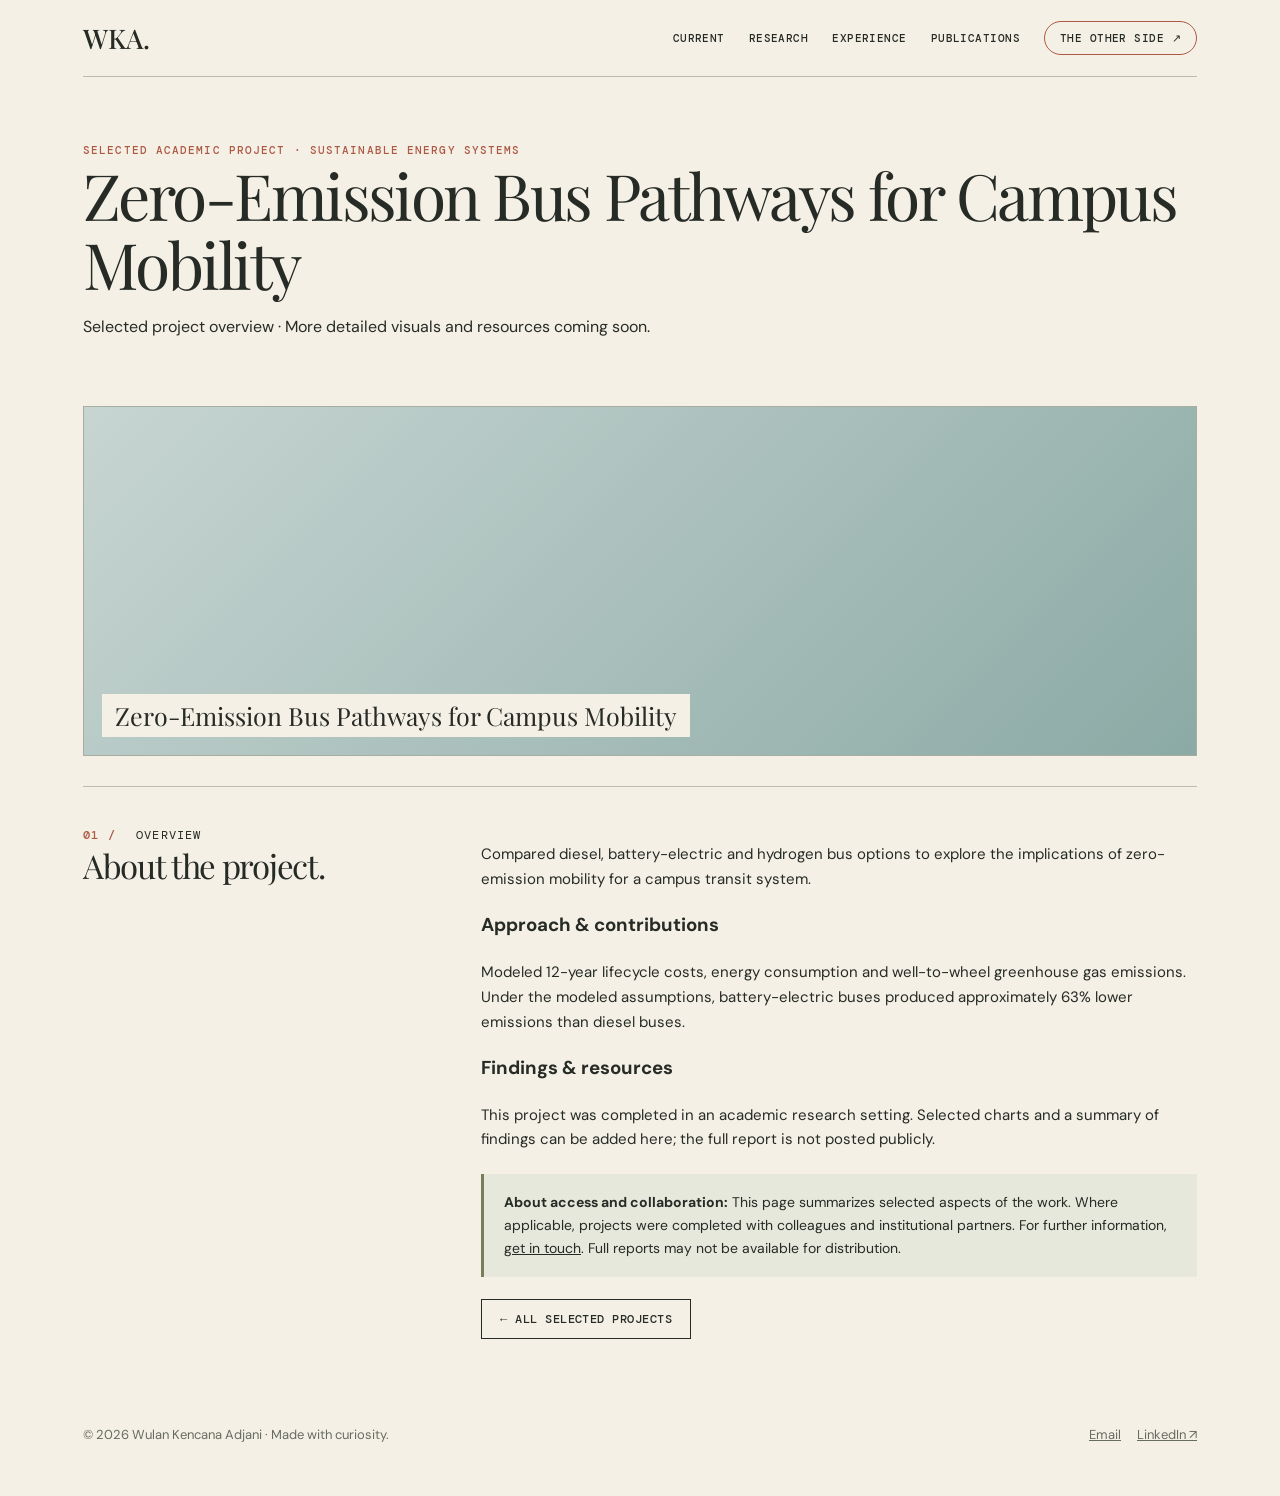
<file: projects/mobility.html>
<!doctype html><html lang="en"><head><meta charset="utf-8"><meta name="viewport" content="width=device-width, initial-scale=1"><meta name="description" content="Wulan Kencana Adjani — energy systems, public policy and economic development portfolio."><title>Zero-Emission Bus Pathways for Campus Mobility | Wulan Kencana Adjani</title><link rel="stylesheet" href="../assets/style.css"></head><body><div class="wrap"><header class="topbar"><a class="logo" href="../index.html">WKA.</a><nav class="nav"><a href="../index.html#current">Current</a><a href="../index.html#projects">Research</a><a href="../index.html#experience">Experience</a><a href="../index.html#publications">Publications</a><a class="other-link" href="../art.html">The other side ↗</a></nav></header><main><section class="page-hero"><div class="tag">Selected academic project · Sustainable Energy Systems</div><h1 class="page-title">Zero-Emission Bus Pathways for Campus Mobility</h1><p>Selected project overview · More detailed visuals and resources coming soon.</p></section><div class="visual detail-visual bus" aria-hidden="true"><span>Zero-Emission Bus Pathways for Campus Mobility</span></div><section class="section detail-grid"><div><div class="section-label"><b>01 /</b> Overview</div><h2>About the project.</h2></div><div><p>Compared diesel, battery-electric and hydrogen bus options to explore the implications of zero-emission mobility for a campus transit system.</p><h3>Approach & contributions</h3><p>Modeled 12-year lifecycle costs, energy consumption and well-to-wheel greenhouse gas emissions. Under the modeled assumptions, battery-electric buses produced approximately 63% lower emissions than diesel buses.</p><h3>Findings & resources</h3><p>This project was completed in an academic research setting. Selected charts and a summary of findings can be added here; the full report is not posted publicly.</p><div class="note"><strong>About access and collaboration:</strong> This page summarizes selected aspects of the work. Where applicable, projects were completed with colleagues and institutional partners. For further information, <a href="mailto:Wulanka@umich.edu?subject=Inquiry%20about%20Zero-Emission%20Bus%20Pathways%20for%20Campus%20Mobility">get in touch</a>. Full reports may not be available for distribution.</div><a class="button" href="../index.html#projects">← All selected projects</a></div></section></main><footer><span>© 2026 Wulan Kencana Adjani · Made with curiosity.</span><span><a href="mailto:Wulanka@umich.edu">Email</a><a href="https://www.linkedin.com/" target="_blank" rel="noopener">LinkedIn ↗</a></span></footer></div></body></html>
</file>
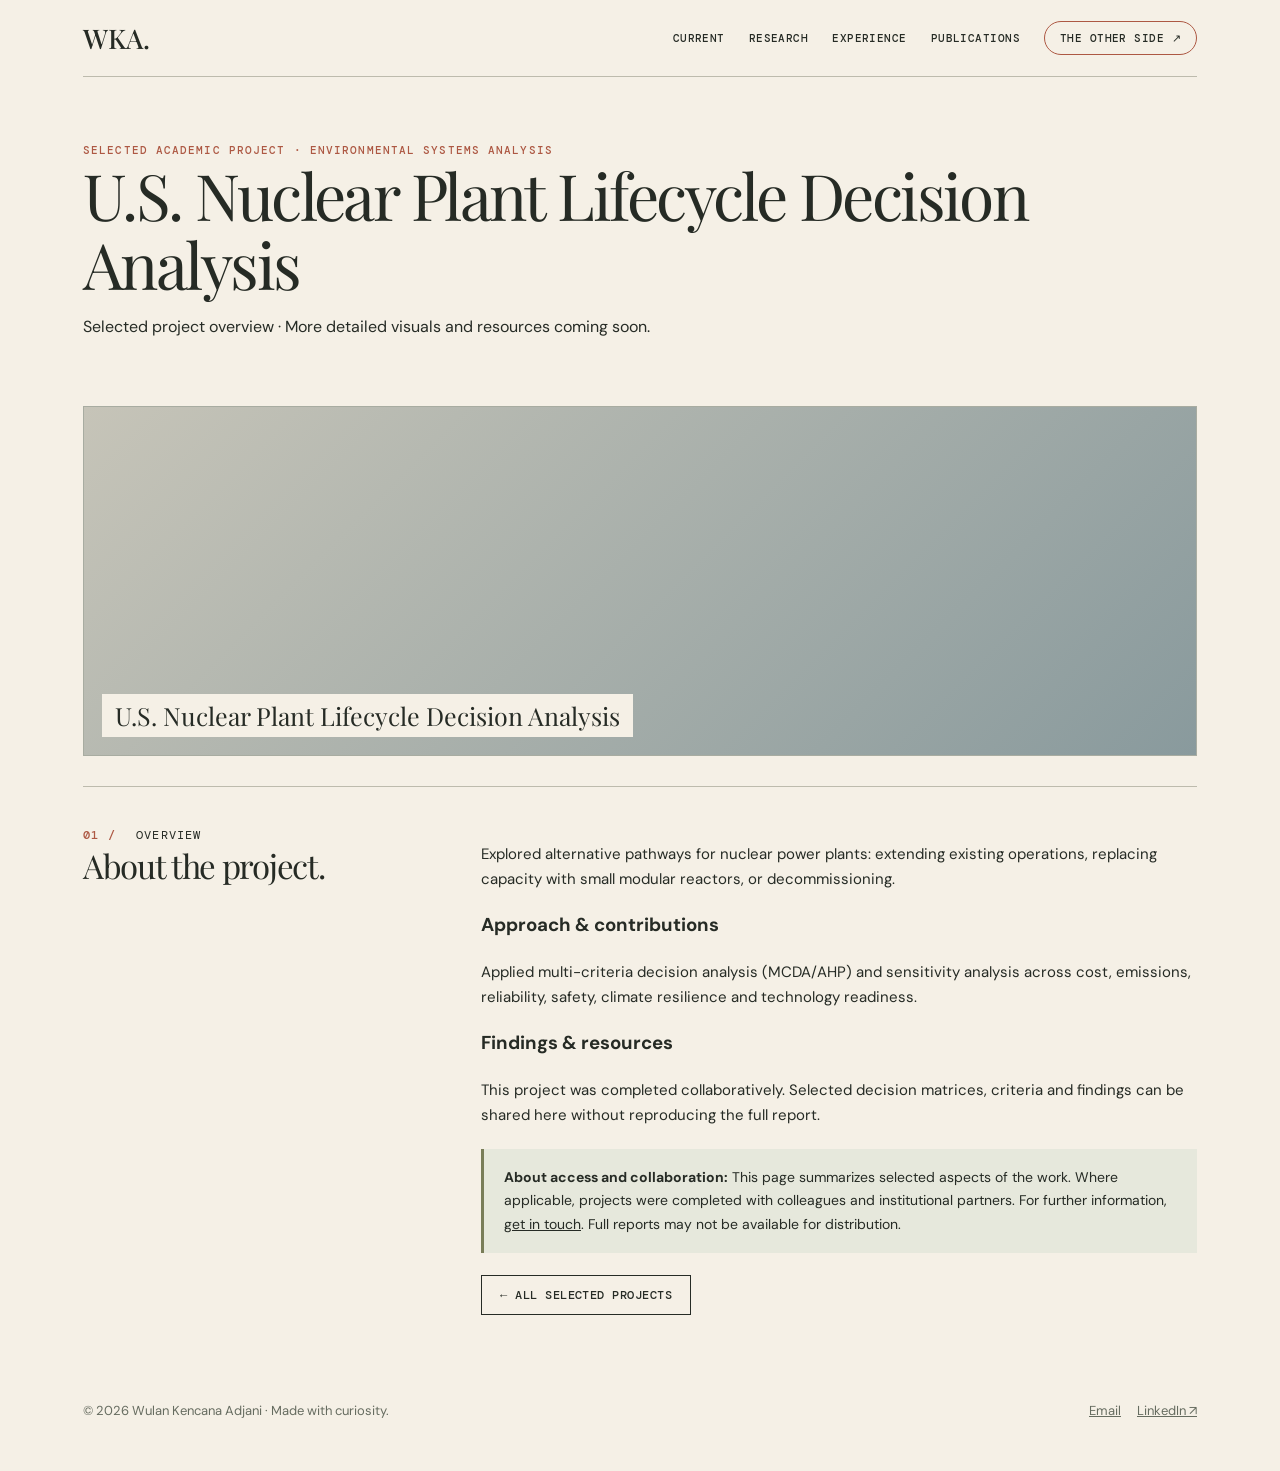
<file: projects/nuclear.html>
<!doctype html><html lang="en"><head><meta charset="utf-8"><meta name="viewport" content="width=device-width, initial-scale=1"><meta name="description" content="Wulan Kencana Adjani — energy systems, public policy and economic development portfolio."><title>U.S. Nuclear Plant Lifecycle Decision Analysis | Wulan Kencana Adjani</title><link rel="stylesheet" href="../assets/style.css"></head><body><div class="wrap"><header class="topbar"><a class="logo" href="../index.html">WKA.</a><nav class="nav"><a href="../index.html#current">Current</a><a href="../index.html#projects">Research</a><a href="../index.html#experience">Experience</a><a href="../index.html#publications">Publications</a><a class="other-link" href="../art.html">The other side ↗</a></nav></header><main><section class="page-hero"><div class="tag">Selected academic project · Environmental Systems Analysis</div><h1 class="page-title">U.S. Nuclear Plant Lifecycle Decision Analysis</h1><p>Selected project overview · More detailed visuals and resources coming soon.</p></section><div class="visual detail-visual nuclear" aria-hidden="true"><span>U.S. Nuclear Plant Lifecycle Decision Analysis</span></div><section class="section detail-grid"><div><div class="section-label"><b>01 /</b> Overview</div><h2>About the project.</h2></div><div><p>Explored alternative pathways for nuclear power plants: extending existing operations, replacing capacity with small modular reactors, or decommissioning.</p><h3>Approach & contributions</h3><p>Applied multi-criteria decision analysis (MCDA/AHP) and sensitivity analysis across cost, emissions, reliability, safety, climate resilience and technology readiness.</p><h3>Findings & resources</h3><p>This project was completed collaboratively. Selected decision matrices, criteria and findings can be shared here without reproducing the full report.</p><div class="note"><strong>About access and collaboration:</strong> This page summarizes selected aspects of the work. Where applicable, projects were completed with colleagues and institutional partners. For further information, <a href="mailto:Wulanka@umich.edu?subject=Inquiry%20about%20U.S.%20Nuclear%20Plant%20Lifecycle%20Decision%20Analysis">get in touch</a>. Full reports may not be available for distribution.</div><a class="button" href="../index.html#projects">← All selected projects</a></div></section></main><footer><span>© 2026 Wulan Kencana Adjani · Made with curiosity.</span><span><a href="mailto:Wulanka@umich.edu">Email</a><a href="https://www.linkedin.com/" target="_blank" rel="noopener">LinkedIn ↗</a></span></footer></div></body></html>
</file>
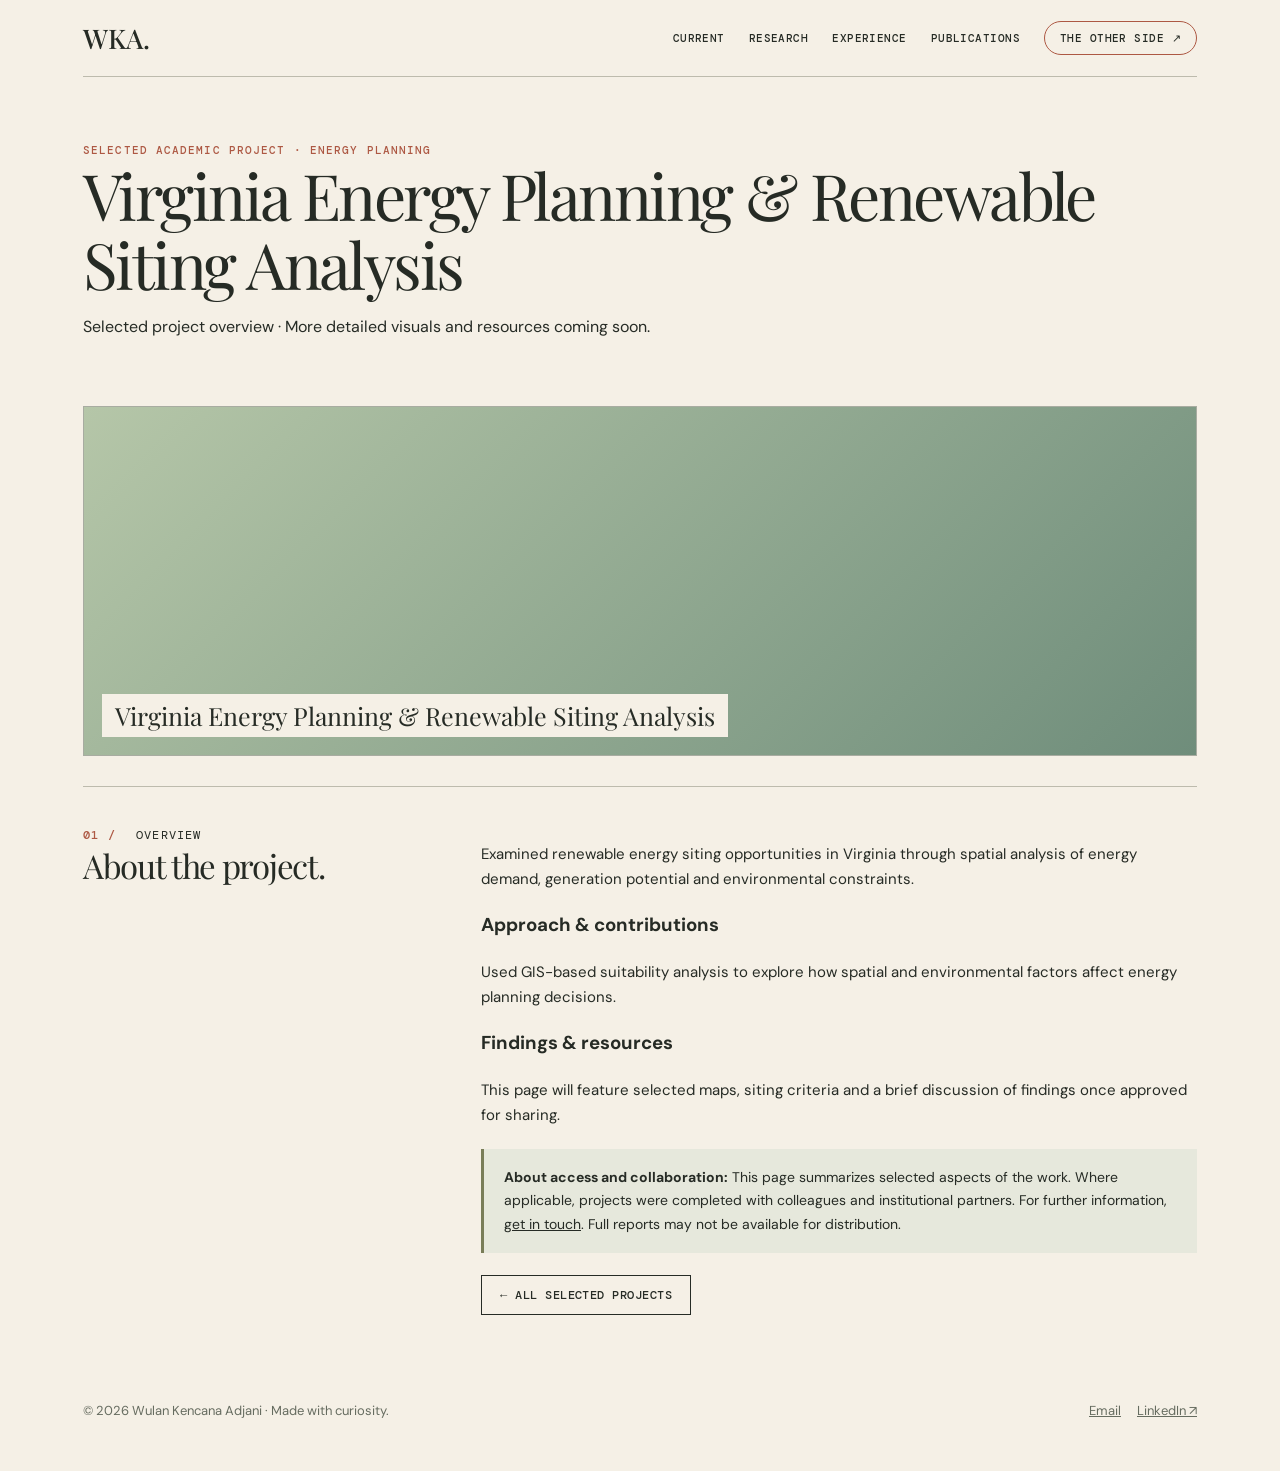
<file: projects/virginia.html>
<!doctype html><html lang="en"><head><meta charset="utf-8"><meta name="viewport" content="width=device-width, initial-scale=1"><meta name="description" content="Wulan Kencana Adjani — energy systems, public policy and economic development portfolio."><title>Virginia Energy Planning &amp; Renewable Siting Analysis | Wulan Kencana Adjani</title><link rel="stylesheet" href="../assets/style.css"></head><body><div class="wrap"><header class="topbar"><a class="logo" href="../index.html">WKA.</a><nav class="nav"><a href="../index.html#current">Current</a><a href="../index.html#projects">Research</a><a href="../index.html#experience">Experience</a><a href="../index.html#publications">Publications</a><a class="other-link" href="../art.html">The other side ↗</a></nav></header><main><section class="page-hero"><div class="tag">Selected academic project · Energy Planning</div><h1 class="page-title">Virginia Energy Planning & Renewable Siting Analysis</h1><p>Selected project overview · More detailed visuals and resources coming soon.</p></section><div class="visual detail-visual virginia" aria-hidden="true"><span>Virginia Energy Planning & Renewable Siting Analysis</span></div><section class="section detail-grid"><div><div class="section-label"><b>01 /</b> Overview</div><h2>About the project.</h2></div><div><p>Examined renewable energy siting opportunities in Virginia through spatial analysis of energy demand, generation potential and environmental constraints.</p><h3>Approach & contributions</h3><p>Used GIS-based suitability analysis to explore how spatial and environmental factors affect energy planning decisions.</p><h3>Findings & resources</h3><p>This page will feature selected maps, siting criteria and a brief discussion of findings once approved for sharing.</p><div class="note"><strong>About access and collaboration:</strong> This page summarizes selected aspects of the work. Where applicable, projects were completed with colleagues and institutional partners. For further information, <a href="mailto:Wulanka@umich.edu?subject=Inquiry%20about%20Virginia%20Energy%20Planning%20&amp;%20Renewable%20Siting%20Analysis">get in touch</a>. Full reports may not be available for distribution.</div><a class="button" href="../index.html#projects">← All selected projects</a></div></section></main><footer><span>© 2026 Wulan Kencana Adjani · Made with curiosity.</span><span><a href="mailto:Wulanka@umich.edu">Email</a><a href="https://www.linkedin.com/" target="_blank" rel="noopener">LinkedIn ↗</a></span></footer></div></body></html>
</file>
<file: assets/style.css>
@import url('https://fonts.googleapis.com/css2?family=DM+Sans:wght@400;500;600;700&family=DM+Mono:wght@400;500&family=Playfair+Display:ital,wght@0,400;0,500;0,600;1,400;1,500&display=swap');
:root{--paper:#f5f0e6;--ink:#262b25;--muted:#666c60;--line:#bdbbad;--rust:#ad5843;--teal:#527a7a;--olive:#797d58}*{box-sizing:border-box}html{scroll-behavior:smooth}body{margin:0;background:var(--paper);color:var(--ink);font:16px/1.65 'DM Sans',sans-serif}a{color:inherit}a:hover{color:var(--rust)}.wrap{max-width:1190px;margin:auto;padding:0 38px}.topbar{display:flex;align-items:center;justify-content:space-between;padding:20px 0;border-bottom:1px solid var(--line);gap:20px}.logo{font:500 27px 'Playfair Display',serif;text-decoration:none}.nav{display:flex;gap:24px;align-items:center;flex-wrap:wrap}.nav a{font:500 11px 'DM Mono',monospace;text-transform:uppercase;letter-spacing:.04em;text-decoration:none}.nav .other-link{border:1px solid var(--rust);border-radius:40px;padding:9px 15px}.hero{display:grid;grid-template-columns:1.1fr .9fr;gap:45px;align-items:center;padding:65px 0 55px}.hero h1{font:italic 500 clamp(82px,11vw,162px)/.88 'Playfair Display',serif;letter-spacing:-.075em;margin:0 0 18px}.hero h1 .rust{color:var(--rust)}.hero h1 .teal{color:var(--teal)}.hero-name{font:400 clamp(25px,3.2vw,42px)/1.2 'Playfair Display',serif;margin:20px 0 14px}.eyebrow,.tag{font:500 11px/1.6 'DM Mono',monospace;text-transform:uppercase;letter-spacing:.1em}.eyebrow{color:var(--rust)}.topics{font-size:12px;letter-spacing:.08em;text-transform:uppercase;color:var(--muted)}.photo-placeholder{aspect-ratio:4/4.4;background:linear-gradient(145deg,#d8d8ca,#aebcb0 53%,#718e87);border:1px solid #b7b8a7;display:flex;align-items:end;padding:20px;position:relative;overflow:hidden}.photo-placeholder:after{content:'';position:absolute;width:190px;height:190px;border:1px solid #eae9de70;border-radius:50%;top:15%;left:17%}.photo-placeholder span{font:12px 'DM Mono',monospace;background:var(--paper);padding:8px 11px;z-index:1}.section{border-top:1px solid var(--line);padding:40px 0 50px}.section-head{display:flex;align-items:baseline;justify-content:space-between;gap:20px;margin-bottom:25px}.section-label{font:12px 'DM Mono',monospace;text-transform:uppercase;letter-spacing:.1em}.section-label b{color:var(--rust);font-weight:500;margin-right:12px}.section h2,.page-title{font:400 clamp(38px,5vw,66px)/1.08 'Playfair Display',serif;letter-spacing:-.04em;margin:0}.section h2 em,.page-title em{color:var(--teal);font-weight:400}.about{display:grid;grid-template-columns:.38fr .62fr;gap:50px}.about p{margin:0 0 13px;max-width:710px}.cards{display:grid;grid-template-columns:repeat(2,minmax(0,1fr));gap:28px}.card{text-decoration:none;display:block;position:relative}.visual{height:235px;background:#bfc7bc;position:relative;overflow:hidden;display:flex;align-items:end;padding:18px;border:1px solid #a8aca1}.visual.industry{background:linear-gradient(155deg,#8c9b97,#455e59)}.visual.atlas{background:linear-gradient(135deg,#bed3cd,#5b9394 50%,#d4d4bb)}.visual.solar{background:linear-gradient(135deg,#c9d0c8,#798e81)}.visual.bus{background:linear-gradient(135deg,#c7d5d2,#8caaa5)}.visual.virginia{background:linear-gradient(135deg,#b5c6a8,#6f8d7b)}.visual.nuclear{background:linear-gradient(135deg,#c6c4b8,#899a9d)}.visual span{background:var(--paper);padding:8px 13px;font:400 25px/1.1 'Playfair Display',serif;max-width:80%}.card h3{font:400 27px/1.2 'Playfair Display',serif;margin:12px 0 4px}.card p{font-size:14px;line-height:1.6;color:#4d544e;margin:10px 0}.card .tag{color:var(--muted)}.arrow{font-size:20px;float:right}.projects{display:grid;grid-template-columns:repeat(4,minmax(0,1fr));gap:17px}.projects .visual{height:150px}.projects h3{font-size:21px}.timeline .entry,.publications .entry{border-top:1px solid var(--line);padding:17px 0;display:grid;grid-template-columns:175px 1fr;gap:25px}.timeline .entry:first-child,.publications .entry:first-child{border-top:0}.date{font:12px 'DM Mono',monospace;color:var(--rust)}.entry h3{font:400 23px/1.2 'Playfair Display',serif;margin:0 0 5px}.entry p{font-size:14px;color:var(--muted);margin:0 0 6px}.entry a{font-size:13px}.art-cta{background:var(--olive);color:#fff;padding:44px;display:grid;grid-template-columns:1fr 1fr;gap:30px;align-items:center}.art-cta h2{font:400 clamp(38px,5vw,66px)/1.06 'Playfair Display',serif;margin:0}.art-cta h2 em{font-weight:400}.art-cta p{margin:0 0 22px}.button{display:inline-block;padding:11px 18px;border:1px solid currentColor;text-decoration:none;font:500 12px 'DM Mono',monospace;text-transform:uppercase;letter-spacing:.04em}.button:hover{background:var(--paper);color:var(--ink)}footer{padding:35px 0 50px;display:flex;justify-content:space-between;gap:20px;font-size:13px;color:var(--muted)}footer a{margin-left:16px}.page-hero{padding:65px 0 35px}.page-hero .tag{color:var(--rust)}.page-hero p{max-width:790px}.detail-grid{display:grid;grid-template-columns:1fr 2fr;gap:40px}.detail-grid h2{font:400 33px 'Playfair Display',serif;margin:0}.detail-grid p,.detail-grid li{font-size:15px}.detail-grid ul{padding-left:20px}.detail-visual{height:350px;margin:15px 0 30px}.note{background:#e6e8dc;border-left:3px solid var(--olive);padding:17px 20px;margin:22px 0;font-size:14px}.art-hero{background:#e5ddd9;padding:55px 35px}.art-hero h1{font:italic 400 clamp(54px,8vw,108px)/1 'Playfair Display',serif;color:#7e514c;margin:15px 0}.art-grid{display:grid;grid-template-columns:repeat(2,1fr);gap:25px}.art-box{aspect-ratio:4/3;background:#d7c8c0;border:1px dashed #a3948e;display:grid;place-items:center;text-align:center;padding:25px;color:#695c58}.art-box:nth-child(2){background:#cad3c1}.art-box:nth-child(3){background:#b9c5bf}.art-box:nth-child(4){background:#ded1bd}.back{display:inline-block;margin-top:15px;font-size:13px}.footnote{font-size:13px;color:var(--muted)}@media(max-width:780px){.wrap{padding:0 20px}.nav{gap:12px}.nav a{font-size:10px}.hero{grid-template-columns:1fr;padding:40px 0}.hero h1{font-size:clamp(75px,16vw,135px)}.photo-placeholder{aspect-ratio:16/10}.about,.detail-grid,.art-cta{grid-template-columns:1fr}.projects{grid-template-columns:repeat(2,1fr)}.timeline .entry,.publications .entry{grid-template-columns:1fr;gap:4px}.art-cta{padding:30px 23px}}@media(max-width:480px){.topbar{align-items:flex-start}.nav{justify-content:flex-end}.cards,.projects,.art-grid{grid-template-columns:1fr}.projects .visual{height:210px}.hero h1{font-size:76px}.section h2{font-size:42px}footer{display:block}footer a{margin:0 14px 0 0}}

/* FORCE NAME TO BE THE MAIN HEADLINE */

.hero h1.main-name {
  font-family: "Bodoni Moda", Georgia, serif !important;
  font-size: clamp(4rem, 8vw, 9rem) !important;
  font-weight: 500 !important;
  line-height: 0.95 !important;
  letter-spacing: -0.055em !important;
  margin: 20px 0 28px !important;
  text-transform: none !important;
}

/* MAKE MPP & MS '26 SMALLER */

.hero p.hero-name.degree-line {
  font-family: "Bodoni Moda", Georgia, serif !important;
  font-size: clamp(1.6rem, 3vw, 2.8rem) !important;
  font-style: italic !important;
  font-weight: 500 !important;
  line-height: 1.2 !important;
  margin: 0 0 20px !important;
}

/* MOBILE */

@media (max-width: 600px) {
  .hero h1.main-name {
    font-size: clamp(3.2rem, 12vw, 5rem) !important;
  }

  .hero p.hero-name.degree-line {
    font-size: 1.7rem !important;
  }
}
</file>
<file: assets/homepage.css>
/* Homepage-only enhancements. Load AFTER assets/style.css. */

/* Three projects across on large screens */
#current .cards {
  display: grid;
  grid-template-columns: repeat(3, minmax(0, 1fr));
  gap: 24px;
  align-items: stretch;
}

#current .card {
  display: flex;
  flex-direction: column;
  min-width: 0;
  height: 100%;
}

#current .card .visual {
  min-height: 220px;
  box-sizing: border-box;
}

#current .card p {
  flex: 1;
  line-height: 1.65;
}

/* Third project: Michigan data center research */
#current .visual.datacenter {
  background: radial-gradient(circle at 78% 22%, rgba(235, 213, 177, .3), transparent 45%),
              linear-gradient(135deg, #244b48 0%, #457b74 57%, #a3b8a7 100%);
  color: #fff8ed;
}

#current .visual.datacenter span { color: inherit; }

/* Adapt the cards to smaller screens */
@media (max-width: 900px) {
  #current .cards { grid-template-columns: repeat(2, minmax(0, 1fr)); }
}

@media (max-width: 600px) {
  #current .cards { grid-template-columns: 1fr; }
  #current .card .visual { min-height: 205px; }
}
</file>
